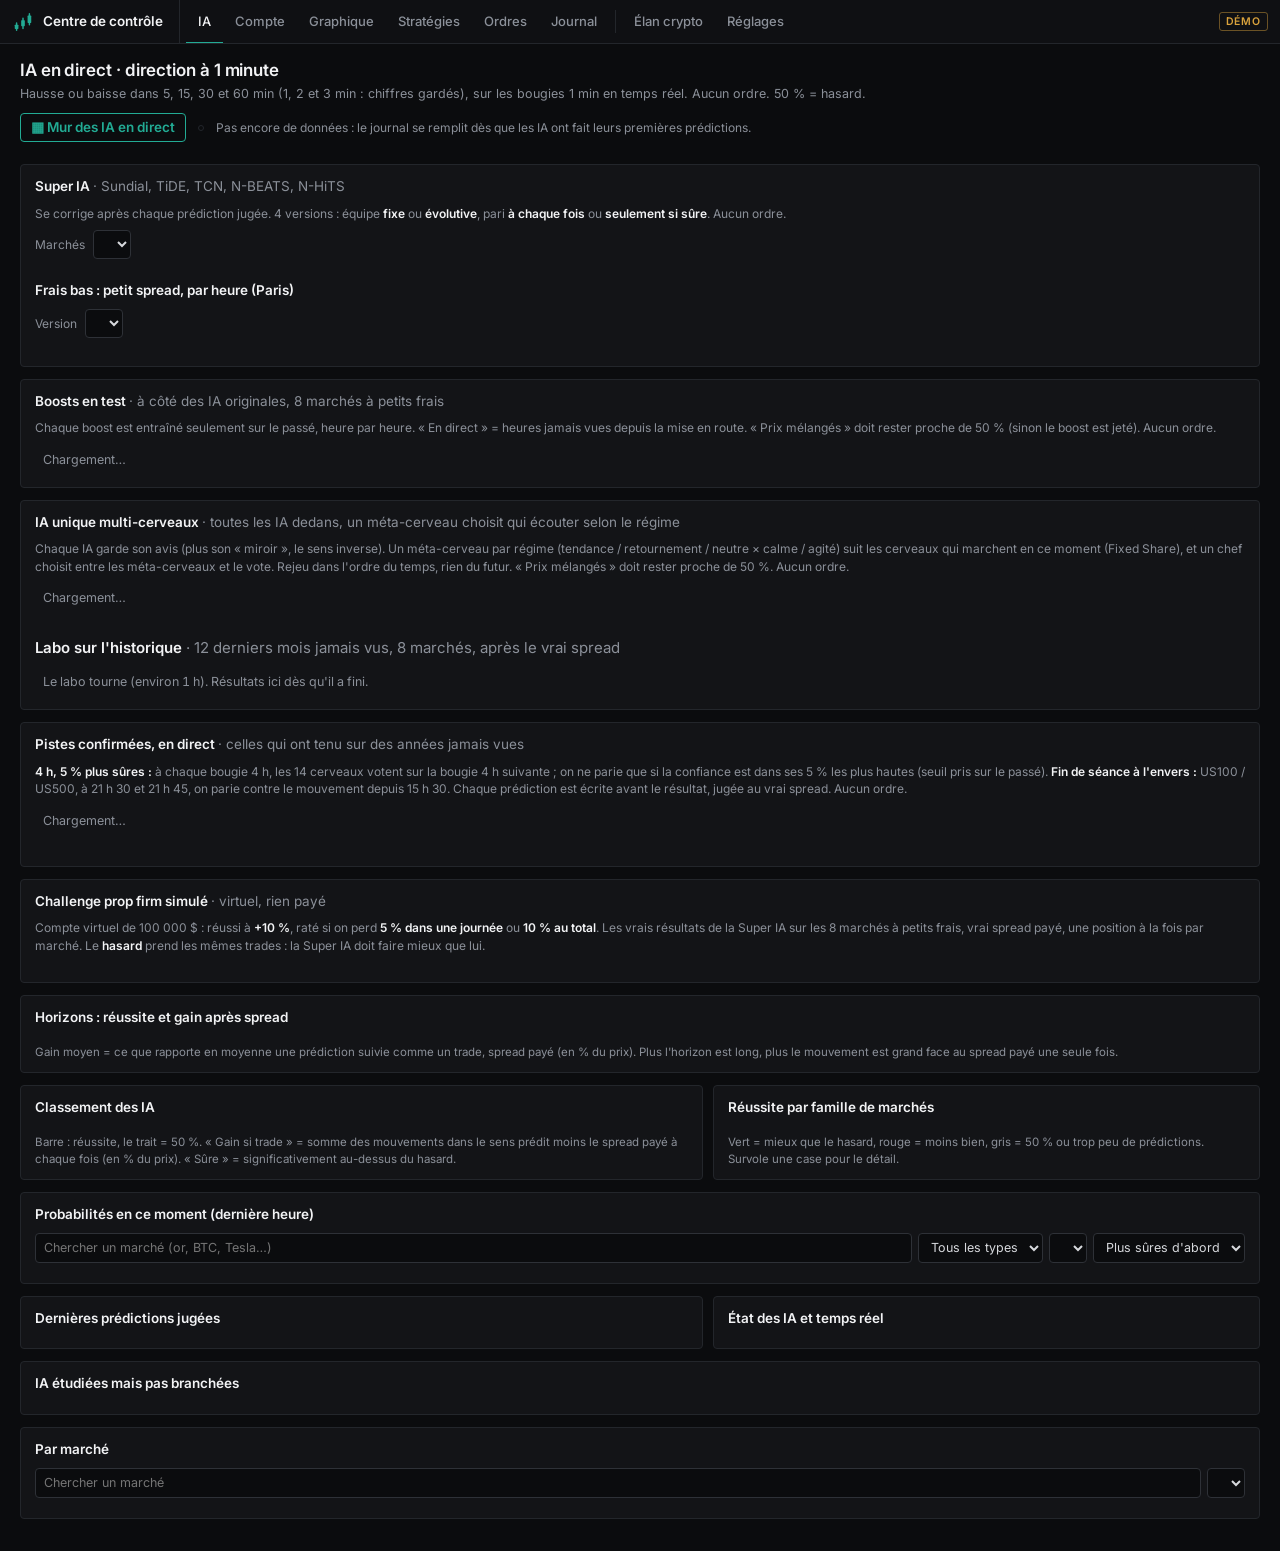
<file: index.html>
<!doctype html>
<html lang="fr">
<head>
<meta charset="utf-8">
<meta name="viewport" content="width=device-width, initial-scale=1">
<title>Centre de contrôle</title>
<meta http-equiv="refresh" content="0; url=docs/">
<script>location.replace("docs/" + location.hash);</script>
<style>body{margin:0;font:16px -apple-system,Segoe UI,Roboto,sans-serif;background:#0d141c;color:#e8edf3;display:grid;place-items:center;min-height:100vh}a{color:#5a9bff}</style>
</head>
<body><p>Ouverture de l'application… <a href="docs/">cliquer ici si rien ne se passe</a></p></body>
</html>
</file>
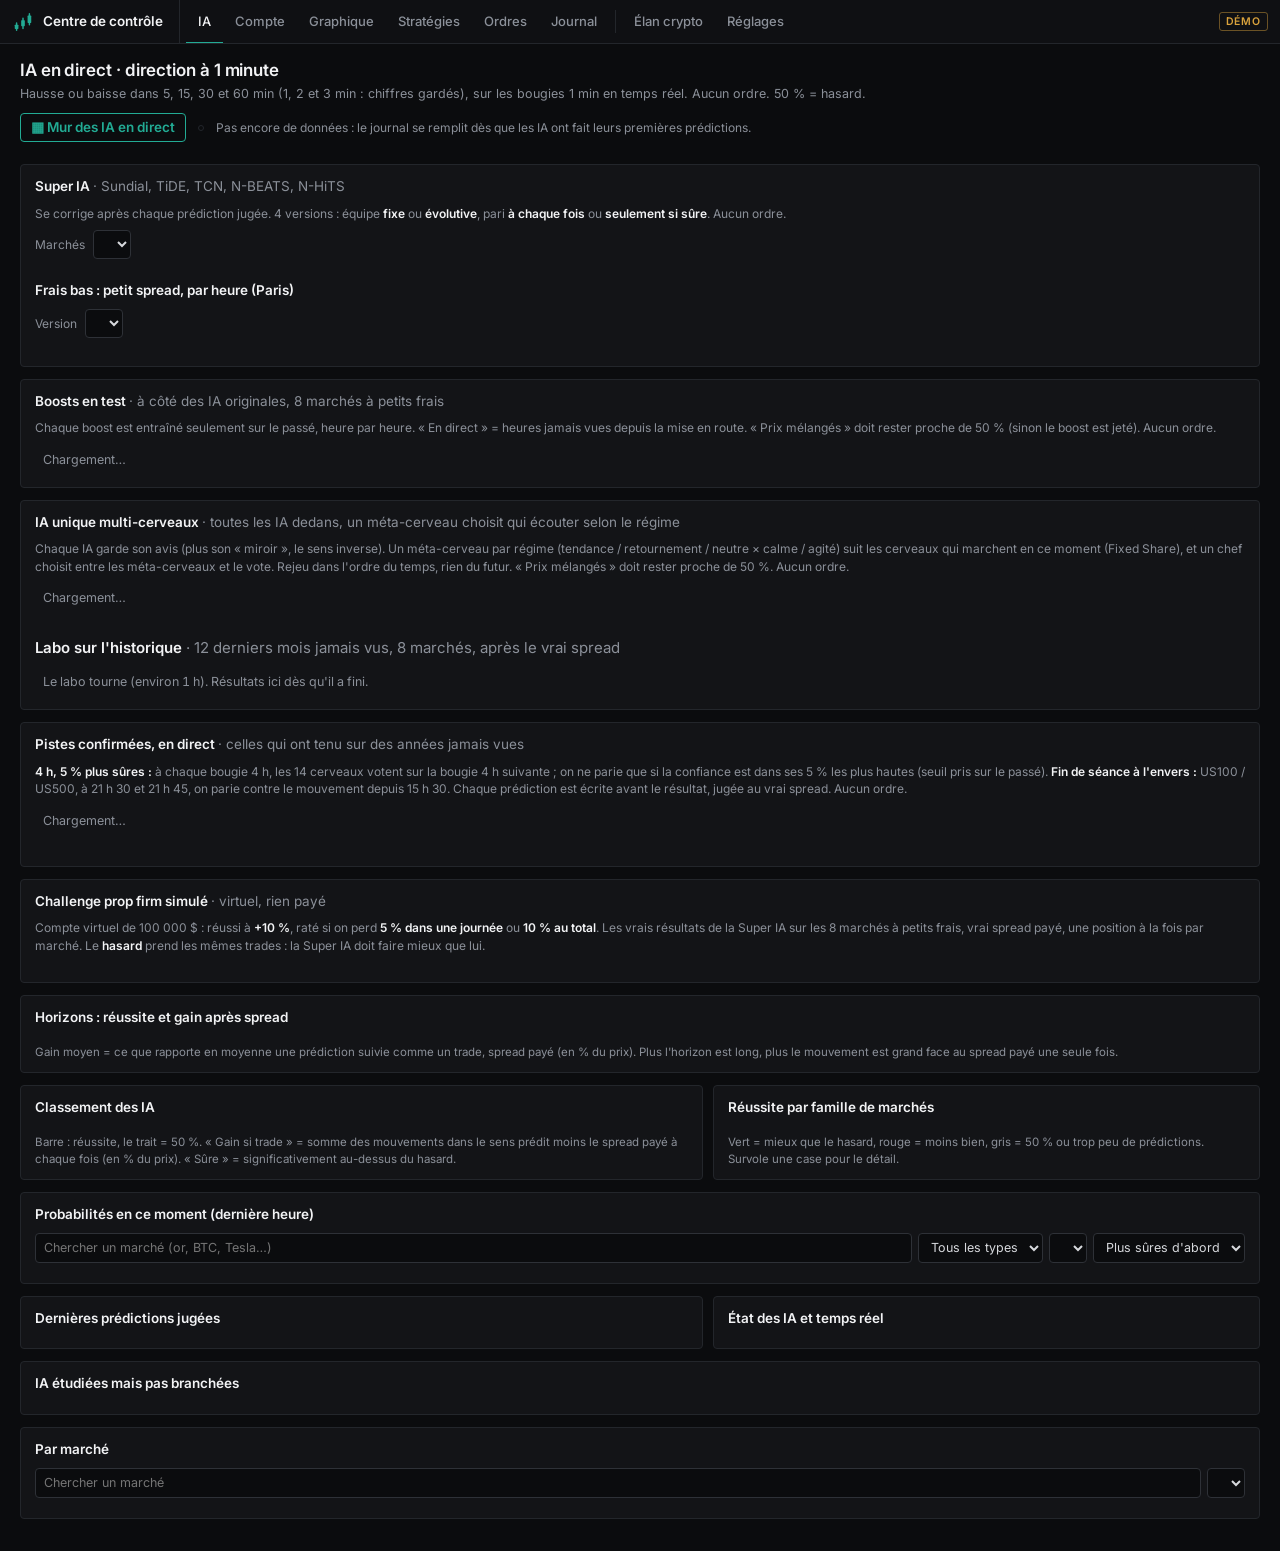
<file: docs/index.html>
<!doctype html>
<html lang="fr">
<head>
<meta charset="utf-8">
<meta name="viewport" content="width=device-width, initial-scale=1, viewport-fit=cover">
<meta name="theme-color" content="#0b0c0e">
<script>
// Ouverture de l'appli : le tableau de bord IA s'affiche en premier (le compte du bot reste dans le menu).
if (!location.hash || (location.hash === "#accueil" && !document.referrer.startsWith(location.origin))) location.replace("ia.html");
</script>
<meta name="apple-mobile-web-app-capable" content="yes">
<meta name="apple-mobile-web-app-status-bar-style" content="black-translucent">
<meta name="apple-mobile-web-app-title" content="Contrôle">
<title>Centre de contrôle</title>
<link rel="manifest" href="manifest.webmanifest">
<link rel="icon" href="icone-v3-192.png">
<link rel="apple-touch-icon" href="apple-touch-icon-v3.png">
<link rel="preconnect" href="https://fonts.googleapis.com">
<link rel="preconnect" href="https://fonts.gstatic.com" crossorigin>
<link href="https://fonts.googleapis.com/css2?family=Inter:wght@400;500;600&display=swap" rel="stylesheet">
<script src="lib/lightweight-charts.js"></script>
<link rel="stylesheet" href="theme.css">
<style>
  :root { --carte: var(--panneau); --carte2: var(--panneau2); --cyan: var(--accent); --grad: var(--vert); }
  .num { font-variant-numeric: tabular-nums; }
  code { background: var(--panneau2); padding: 1px 5px; border-radius: 3px; font-size: .9em; }

  /* ---------- Structure ---------- */
  .app { min-height: calc(100vh - var(--haut-entete)); }
  .sous-entete { display: flex; align-items: center; justify-content: space-between; gap: 8px 14px; flex-wrap: wrap;
                 padding: 10px 20px; border-bottom: 1px solid var(--bord); background: var(--fond); }
  .sous-entete h1 { margin: 0; font-size: 15px; font-weight: 600; color: var(--clair); }
  .pastilles { display: flex; gap: 6px; flex-wrap: wrap; align-items: center; }
  .pastille { display: inline-flex; align-items: center; gap: 7px; padding: 3px 9px; border-radius: 3px; font-size: 12px; font-weight: 500;
              background: var(--panneau); border: 1px solid var(--bord); color: var(--texte); white-space: nowrap; }
  button.pastille { cursor: pointer; font-family: inherit; }
  .pastille.pause { background: var(--rouge-fond); border-color: rgba(242,54,69,.4); color: var(--rouge); font-weight: 600; letter-spacing: .04em; }
  .pastille.pos { color: var(--vert); } .pastille.neg { color: var(--rouge); }
  .point { width: 7px; height: 7px; border-radius: 50%; background: var(--faible); flex: none; }
  .point.ok { background: var(--vert); } .point.ko { background: var(--rouge); }
  .point.live { background: var(--rouge); animation: clig 1.4s infinite; }
  @keyframes clig { 50% { opacity: .3; } }
  main { padding: 14px 20px 32px; max-width: 1440px; width: 100%; margin: 0 auto; }
  section.page { display: none; }
  section.page.active { display: block; }

  /* ---------- Panneaux ---------- */
  .carte { background: var(--panneau); border: 1px solid var(--bord); border-radius: var(--rayon); padding: 14px 16px; min-width: 0; }
  .pile { display: grid; gap: 10px; min-width: 0; }
  .g2 { display: grid; gap: 10px; grid-template-columns: minmax(0, 2fr) minmax(0, 1fr); align-items: start; }
  .g2e { display: grid; gap: 10px; grid-template-columns: minmax(0, 1fr) minmax(0, 1fr); }
  .kpis { display: grid; gap: 10px; grid-template-columns: repeat(auto-fit, minmax(170px, 1fr)); }
  .titre-carte { display: flex; align-items: center; justify-content: space-between; gap: 8px; flex-wrap: wrap; margin-bottom: 10px; }
  h2 { margin: 0; font-size: 13.5px; font-weight: 600; color: var(--clair); }
  h2 small { display: block; font-weight: 400; font-size: 12px; color: var(--doux); margin-top: 1px; }
  .lab { color: var(--doux); font-size: 11px; font-weight: 500; text-transform: uppercase; letter-spacing: .06em; }
  .gros { font-size: 20px; font-weight: 600; margin-top: 4px; color: var(--clair); }
  .sous { color: var(--doux); font-size: 12.5px; }
  .pos { color: var(--vert) !important; } .neg { color: var(--rouge) !important; }
  .chip { display: inline-flex; align-items: center; gap: 4px; padding: 1px 6px; border-radius: 3px; font-size: 12px; font-weight: 600; white-space: nowrap; }
  .chip.pos { background: var(--vert-fond); } .chip.neg { background: var(--rouge-fond); } .chip.neutre { background: var(--panneau2); color: var(--doux); }
  .vide { color: var(--doux); padding: 12px 0; text-align: center; font-size: 13px; }

  .hero .valeur { font-size: 30px; font-weight: 600; color: var(--clair); line-height: 1.15; margin: 6px 0; letter-spacing: -.01em; }
  .hero .ligne { display: flex; align-items: center; gap: 8px; flex-wrap: wrap; }
  .graph { height: 300px; margin-top: 10px; position: relative; }
  .graph.petit { height: 220px; }
  .graph.grand { height: 420px; }

  .segments { display: inline-flex; padding: 2px; background: var(--fond); border: 1px solid var(--bord); border-radius: var(--rayon); gap: 1px; flex-wrap: wrap; }
  .segments button { all: unset; cursor: pointer; padding: 3px 9px; border-radius: 3px; font-size: 12px; font-weight: 500; color: var(--doux); }
  .segments button:hover { color: var(--clair); }
  .segments button[aria-pressed="true"] { background: var(--panneau2); color: var(--clair); }
  .kpi { padding: 12px 14px; }
  .kpi .gros { font-size: 18px; }

  /* ---------- Boutons ---------- */
  .bouton { appearance: none; font: inherit; font-weight: 500; font-size: 13px; display: inline-flex; align-items: center; justify-content: center; gap: 6px;
            padding: 8px 12px; border-radius: var(--rayon); border: 1px solid var(--bord2); background: var(--panneau2); color: var(--clair); cursor: pointer; }
  .bouton:hover { background: var(--survol); }
  .bouton:disabled { opacity: .4; cursor: default; }
  .bouton.primaire { background: var(--vert); border-color: var(--vert); color: #fff; }
  .bouton.primaire:hover { background: #1e9a85; }
  .bouton.vert { background: var(--vert-fond); border-color: rgba(34,171,148,.45); color: var(--vert); }
  .bouton.rouge { background: transparent; border-color: rgba(242,54,69,.45); color: var(--rouge); }
  .actions { display: grid; gap: 8px; grid-template-columns: repeat(auto-fit, minmax(130px, 1fr)); }
  .etat-cmd { margin-top: 10px; font-size: 12.5px; color: var(--doux); }
  .etat-cmd:empty { display: none; }

  /* Interrupteur */
  .inter { position: relative; width: 36px; height: 20px; flex: none; }
  .inter input { opacity: 0; width: 0; height: 0; position: absolute; }
  .inter span { position: absolute; inset: 0; border-radius: 10px; background: var(--panneau2); border: 1px solid var(--bord2); cursor: pointer; transition: .15s; }
  .inter span::before { content: ""; position: absolute; width: 14px; height: 14px; left: 2px; top: 2px; border-radius: 50%; background: var(--doux); transition: .15s; }
  .inter input:checked + span { background: var(--vert); border-color: var(--vert); }
  .inter input:checked + span::before { transform: translateX(16px); background: #fff; }
  .inter input:disabled + span { opacity: .5; cursor: default; }

  /* ---------- Stratégies ---------- */
  .strats { display: grid; gap: 10px; grid-template-columns: repeat(auto-fit, minmax(420px, 1fr)); }
  .strat { position: relative; display: flex; flex-direction: column; gap: 12px; border-top: 2px solid var(--c, var(--accent)); }
  .strat-tete { display: flex; align-items: flex-start; justify-content: space-between; gap: 12px; }
  .strat-nom { font-size: 15px; font-weight: 600; color: var(--clair); display: flex; align-items: center; gap: 10px; }
  .strat-ico { display: none; }
  .strat .desc { color: var(--doux); font-size: 12.5px; margin: 0; }
  .tags { display: flex; flex-wrap: wrap; gap: 4px; }
  .tag { font-size: 11.5px; font-weight: 500; padding: 2px 7px; border-radius: 3px; background: var(--fond); color: var(--doux); border: 1px solid var(--bord); }
  .tag b { color: var(--texte); font-weight: 600; }
  .mini-stats { display: grid; grid-template-columns: repeat(4, 1fr); gap: 0; border: 1px solid var(--bord); border-radius: var(--rayon); }
  .mini-stats div { padding: 8px 10px; min-width: 0; border-left: 1px solid var(--bord); }
  .mini-stats div:first-child { border-left: 0; }
  .mini-stats b { display: block; font-size: 14px; font-weight: 600; color: var(--clair); }
  .mini-stats span { font-size: 10.5px; color: var(--doux); font-weight: 500; text-transform: uppercase; letter-spacing: .05em; }
  .etat-strat { display: flex; gap: 10px; align-items: center; background: var(--fond); border: 1px solid var(--bord); border-radius: var(--rayon); padding: 8px 10px; font-size: 12.5px; }
  .etat-strat b { color: var(--clair); font-weight: 600; }
  .etat-strat .fleche { font-size: 14px; font-weight: 600; }
  .sous-bots { display: grid; gap: 4px; max-height: 260px; overflow-y: auto; }
  .sous-bots.vide { color: var(--doux); font-size: 12.5px; padding: 10px; border: 1px dashed var(--bord); border-radius: var(--rayon); text-align: center; }
  .sb { display: grid; grid-template-columns: minmax(0, 1.3fr) 1fr minmax(0, 1.2fr); gap: 10px; align-items: center; background: var(--fond); border: 1px solid var(--bord); border-radius: var(--rayon); padding: 7px 10px; font-size: 12px; }
  .sb-nom { min-width: 0; } .sb-nom b { display: block; overflow: hidden; text-overflow: ellipsis; white-space: nowrap; color: var(--clair); font-weight: 600; } .sb-nom small { color: var(--doux); }
  .sb-note { position: relative; height: 4px; border-radius: 2px; background: var(--panneau2); }
  .sb-note::after { content: ""; position: absolute; left: 50%; top: -3px; bottom: -3px; width: 1px; background: var(--doux); }
  .sb-note.plage { background: linear-gradient(90deg, rgba(242,54,69,.4), var(--panneau2) 30% 70%, rgba(34,171,148,.4)); }
  .capital-virtuel { display: flex; justify-content: space-between; align-items: center; gap: 10px; flex-wrap: wrap; border: 1px solid var(--bord2); border-radius: var(--rayon); padding: 8px 10px; }
  .capital-virtuel .num { font-size: 16px; display: flex; gap: 8px; align-items: center; }
  .sb-note.plage::after { display: none; }
  .sb-note i { position: absolute; top: -2px; bottom: -2px; border-radius: 1px; }
  .sb-act { color: var(--doux); text-align: right; display: -webkit-box; -webkit-line-clamp: 2; -webkit-box-orient: vertical; overflow: hidden; }
  .actu { display: flex; gap: 12px; padding: 7px 0; border-top: 1px solid var(--bord); font-size: 12.5px; }
  .actu-date { color: var(--accent); font-weight: 500; min-width: 150px; text-transform: capitalize; }
  .garde { margin-top: 10px; font-size: 12.5px; color: var(--doux); border-left: 2px solid var(--bord2); padding: 4px 10px; }
  .garde b { color: var(--clair); font-weight: 600; }
  .garde.alerte { color: #f6c4c8; border-left-color: var(--rouge); background: var(--rouge-fond); }
  .spark { height: 48px; display: block; width: 100%; }

  /* ---------- Listes ---------- */
  .ordre { display: grid; grid-template-columns: auto minmax(0, 1fr) auto; gap: 1px 12px; align-items: center; padding: 10px 2px; border-bottom: 1px solid var(--bord); }
  .ordre:last-child { border-bottom: 0; }
  .ordre .ico { width: 30px; height: 30px; border-radius: 3px; display: grid; place-items: center; font-weight: 600; font-size: 14px; grid-row: span 2; }
  .ico.achat { background: var(--vert-fond); color: var(--vert); } .ico.vente { background: var(--rouge-fond); color: var(--rouge); }
  .ordre .t { font-weight: 600; color: var(--clair); display: flex; gap: 6px; align-items: center; flex-wrap: wrap; }
  .ordre .r { text-align: right; font-weight: 600; font-size: 14px; }
  .ordre .d { color: var(--doux); font-size: 12px; }
  .ordre .dr { text-align: right; color: var(--doux); font-size: 11.5px; white-space: nowrap; }
  .badge { font-size: 10.5px; font-weight: 500; padding: 1px 6px; border-radius: 3px; letter-spacing: .02em; background: var(--panneau2); color: var(--doux); }
  .b-ouvert { background: rgba(91,141,239,.14); color: var(--bleu); } .b-ferme { background: var(--panneau2); color: var(--doux); }
  .b-rapide { background: rgba(145,121,214,.15); color: var(--violet); } .b-cassure_4h { background: rgba(217,162,60,.14); color: var(--orange); }
  .b-tendance_4h { background: var(--vert-fond); color: var(--vert); }

  .journal { list-style: none; margin: 0; padding: 0; }
  .journal li { position: relative; padding: 7px 0 7px 16px; border-bottom: 1px solid var(--bord); font-size: 13px; }
  .journal li:last-child { border-bottom: 0; }
  .journal li i { position: absolute; left: 0; top: 13px; width: 6px; height: 6px; border-radius: 50%; background: var(--faible); }
  .journal .j-ordre i { background: var(--bleu); } .journal .j-fermeture i { background: var(--orange); } .journal .j-erreur i { background: var(--rouge); }
  .journal .j-commande i { background: var(--violet); } .journal .j-stop i { background: var(--doux); }
  .journal .j-amelioration i { background: var(--vert); }
  .amelio { display: grid; gap: 0; margin: 0; padding: 0; list-style: none; font-size: 13px; }
  .amelio li { padding: 8px 0; border-bottom: 1px solid var(--bord); }
  .amelio time, .journal time { display: block; font-size: 11.5px; color: var(--doux); }

  dl.reglages { display: grid; grid-template-columns: minmax(140px, 220px) 1fr; gap: 0; margin: 0; font-size: 13px; }
  dl.reglages dt, dl.reglages dd { padding: 7px 0; border-bottom: 1px solid var(--bord); }
  dl.reglages dt { color: var(--doux); } dl.reglages dd { margin: 0; font-weight: 500; }
  input.champ { width: 100%; font: inherit; padding: 9px 11px; border-radius: var(--rayon); border: 1px solid var(--bord2); background: var(--fond); color: var(--texte); }
  input.champ:focus { outline: none; border-color: var(--accent); }
  ol.etapes { padding-left: 20px; margin: 10px 0; } ol.etapes li { margin-bottom: 6px; }
  details summary { cursor: pointer; font-weight: 500; color: var(--accent); }
  #tv { height: 520px; border-radius: var(--rayon); overflow: hidden; }
  .donut { display: flex; align-items: center; gap: 18px; flex-wrap: wrap; }
  .legende { display: flex; flex-wrap: wrap; gap: 6px 14px; font-size: 12px; color: var(--doux); margin-top: 10px; }
  .legende i { display: inline-block; width: 10px; height: 2px; margin-right: 6px; vertical-align: 3px; }
  .flash-h { animation: fh .9s; } .flash-b { animation: fb .9s; }
  @keyframes fh { from { color: var(--vert); } } @keyframes fb { from { color: var(--rouge); } }
  .plus-liens { display: grid; gap: 0; background: var(--panneau); border: 1px solid var(--bord); border-radius: var(--rayon); }
  .plus-liens a { display: flex; align-items: center; justify-content: space-between; padding: 14px 16px; color: var(--clair); font-weight: 500; border-bottom: 1px solid var(--bord); text-decoration: none; }
  .plus-liens a:last-child { border-bottom: 0; }
  .plus-liens a::after { content: "›"; color: var(--faible); font-size: 18px; line-height: 1; }
  .graph-vide { position: absolute; inset: 0; display: grid; place-items: center; color: var(--doux); font-size: 13px; text-align: center; padding: 20px; }
  footer { color: var(--faible); font-size: 11.5px; text-align: center; padding: 20px 0 0; }

  /* ---------- Graphique en direct ---------- */
  .gr-choix { display: flex; gap: 0; flex-wrap: wrap; border: 1px solid var(--bord); border-radius: var(--rayon); width: fit-content; max-width: 100%; }
  .gr-choix button { all: unset; cursor: pointer; padding: 5px 11px; font-size: 12px; font-weight: 500; color: var(--doux); border-left: 1px solid var(--bord); }
  .gr-choix button:first-child { border-left: 0; }
  .gr-choix button:hover { color: var(--clair); }
  .gr-choix button[aria-pressed="true"] { color: var(--clair); background: var(--panneau2); box-shadow: inset 0 -2px 0 var(--accent); }
  .graph.direct { height: 520px; }
  .conds { list-style: none; margin: 0; padding: 0; display: grid; gap: 0; }
  .conds li { display: flex; gap: 10px; align-items: flex-start; font-size: 12.5px; padding: 6px 2px; border-bottom: 1px solid var(--bord); }
  .conds li:last-child { border-bottom: 0; }
  .conds li b { flex: none; width: 16px; text-align: center; }
  .conds li.ok b { color: var(--vert); } .conds li.ko b { color: var(--rouge); } .conds li.nsp b { color: var(--doux); }
  .niv { display: grid; grid-template-columns: repeat(auto-fit, minmax(120px, 1fr)); gap: 0; margin-top: 8px; border: 1px solid var(--bord); border-radius: var(--rayon); }
  .niv div { padding: 7px 10px; border-left: 1px solid var(--bord); }
  .niv div:first-child { border-left: 0; }
  .niv span { display: block; font-size: 10.5px; color: var(--doux); font-weight: 500; text-transform: uppercase; letter-spacing: .05em; }
  .niv b { font-size: 14px; font-weight: 600; color: var(--clair); }
  .trade-gr { border-top: 1px solid var(--bord); padding: 8px 0; }
  .trade-gr summary { color: var(--texte); display: flex; gap: 10px; align-items: center; flex-wrap: wrap; list-style: none; }
  .trade-gr summary::-webkit-details-marker { display: none; }
  .trade-gr .conds { margin-top: 6px; }
  .note-cap { font-size: 12.5px; color: var(--doux); border-left: 2px solid var(--bord2); padding: 4px 12px; }
  .note-cap b { color: var(--clair); font-weight: 600; }

  /* ---------- Tablette / téléphone ---------- */
  @media (max-width: 1000px) {
    .g2, .g2e { grid-template-columns: minmax(0, 1fr); }
    .strats { grid-template-columns: minmax(0, 1fr); }
  }
  @media (max-width: 760px) {
    .sous-entete { padding: 9px 14px; }
    main { padding: 10px 10px 20px; }
    .carte { padding: 12px; }
    .graph.direct { height: 420px; }
    .gr-choix { flex-wrap: nowrap; overflow-x: auto; scrollbar-width: none; }
    .gr-choix button { flex: none; }
    .hero .valeur { font-size: 26px; }
    .graph { height: 230px; } .graph.grand { height: 330px; }
    #tv { height: 430px; }
    .kpis { grid-template-columns: 1fr 1fr; gap: 8px; }
    .kpi { padding: 10px 12px; } .kpi .gros { font-size: 16px; }
    .mini-stats { grid-template-columns: 1fr 1fr; }
    .mini-stats div:nth-child(3) { border-left: 0; } .mini-stats div:nth-child(n+3) { border-top: 1px solid var(--bord); }
    dl.reglages { grid-template-columns: 1fr; } dl.reglages dt { border-bottom: 0; padding-bottom: 0; }
  }
</style>
</head>
<body>
<script src="nav.js"></script>
<div class="app">
    <div class="sous-entete">
      <h1 id="titre-page">Compte</h1>
      <div class="pastilles">
        <button class="pastille" id="installer" hidden>Installer</button>
        <span class="pastille pause" id="badge-pause" hidden>EN PAUSE</span>
        <span class="pastille"><span id="point" class="point"></span><span id="statut">Chargement…</span></span>
      </div>
    </div>

    <main>
      <!-- ============ ACCUEIL ============ -->
      <section class="page" id="p-accueil">
        <div class="pile">
          <div class="g2">
            <div class="carte hero">
              <div class="titre-carte">
                <div class="lab">Valeur du portefeuille démo</div>
                <div class="segments" id="periode"></div>
              </div>
              <div class="valeur num" id="valeur">—</div>
              <div class="ligne" id="valeur-sous"></div>
              <div class="graph" id="g-valeur"></div>
            </div>
            <div class="pile">
              <div class="carte">
                <div class="titre-carte"><h2>Commande rapide<small>Pour tout le bot</small></h2></div>
                <div class="actions">
                  <button class="bouton" data-cmd="analyser">Analyser</button>
                  <button class="bouton" data-cmd="pause">Pause</button>
                  <button class="bouton vert" data-cmd="reprendre">Reprendre</button>
                </div>
                <div class="etat-cmd" data-etat=""></div>
              </div>
              <div class="carte">
                <div class="titre-carte"><h2>Stratégies<small>Ce que fait chacune en ce moment</small></h2><a href="#strategies">Gérer</a></div>
                <div id="resume-strats" class="pile" style="gap:10px;min-width:0"></div>
              </div>
            </div>
          </div>
          <div class="kpis" id="gains"></div>
          <div class="carte">
            <div class="titre-carte"><h2>Positions ouvertes<small>Le gain est mis à jour à chaque tour du bot (toutes les 5 minutes)</small></h2></div>
            <div id="positions"></div>
          </div>
        </div>
      </section>

      <!-- ============ STRATÉGIES ============ -->
      <section class="page" id="p-strategies">
        <div class="pile">
          <div class="carte">
            <div class="titre-carte">
              <h2>Pilotage global<small>La pause arrête toutes les stratégies d'un coup. Les stops de sécurité restent en place.</small></h2>
              <div class="actions" style="min-width:min(100%,460px)">
                <button class="bouton" data-cmd="analyser">Analyser tout</button>
                <button class="bouton" data-cmd="pause">Tout mettre en pause</button>
                <button class="bouton vert" data-cmd="reprendre">Tout reprendre</button>
              </div>
            </div>
            <div id="garde"></div>
            <div class="etat-cmd" data-etat=""></div>
          </div>
          <div class="strats" id="strats"></div>
          <div class="carte">
            <div class="titre-carte"><h2>Auto-amélioration<small>Chaque dimanche soir, le bot teste de petites variantes de ses réglages et ne garde que celles qui font mieux</small></h2></div>
            <div id="amelio"></div>
          </div>
          <div class="carte">
            <div class="titre-carte"><h2>Comparaison des stratégies<small>Gain réalisé cumulé de chaque stratégie, ordre après ordre</small></h2></div>
            <div class="graph" id="g-compare"></div>
            <div class="legende" id="leg-compare"></div>
          </div>
        </div>
      </section>

      <!-- ============ GRAPHIQUE EN DIRECT ============ -->
      <section class="page" id="p-graphique">
        <div class="pile">
          <div class="carte">
            <div class="titre-carte">
              <h2>Ce que le bot regarde<small id="gr-sous">Bougies, indicateurs de la stratégie, signaux, entrée, stop et TP réels</small></h2>
            </div>
            <div class="gr-choix" id="gr-choix"></div>
            <div class="graph direct" id="g-direct"></div>
            <div class="legende" id="gr-legende"></div>
          </div>
          <div class="g2e">
            <div class="carte">
              <div class="titre-carte"><h2>Conditions en ce moment<small id="gr-cond-sous">Sur la dernière bougie terminée</small></h2></div>
              <div id="gr-action"></div>
              <ul class="conds" id="gr-conds"></ul>
            </div>
            <div class="carte">
              <div class="titre-carte"><h2>Position sur ce graphique<small>Niveaux réels chez Capital.com</small></h2></div>
              <div id="gr-positions"></div>
            </div>
          </div>
          <div class="carte">
            <div class="titre-carte"><h2>Trades ici<small>Touche un trade pour voir les conditions remplies au moment de l'entrée</small></h2></div>
            <div id="gr-trades"></div>
          </div>
          <div class="note-cap"><b>Et sur le graphique de Capital.com ?</b> Le stop (garanti) et le TP de chaque position sont de vrais ordres
            chez Capital.com : tu les vois sur leur graphique (lignes de la position), et le bot y déplace le stop quand il suit le gain.
            Par contre, Capital.com ne permet pas à un bot de dessiner sur son graphique : les indicateurs, les flèches de signaux et les
            conditions ne sont visibles qu'ici.</div>
        </div>
      </section>

      <!-- ============ ORDRES ============ -->
      <section class="page" id="p-ordres">
        <div class="pile">
          <div class="kpis" id="resume-ordres"></div>
          <div class="carte">
            <div class="titre-carte">
              <h2>Historique des ordres<small>Chaque position ouverte par le bot</small></h2>
              <div class="pastilles"><div class="segments" id="filtre-strat"></div><div class="segments" id="filtre-ordres"></div></div>
            </div>
            <div id="ordres"></div>
          </div>
        </div>
      </section>

      <!-- ============ JOURNAL ============ -->
      <section class="page" id="p-journal">
        <div class="carte">
          <div class="titre-carte"><h2>Journal du bot<small>Chaque décision, de la plus récente à la plus ancienne</small></h2>
            <div class="pastilles"><div class="segments" id="filtre-journal-strat"></div><div class="segments" id="filtre-journal"></div></div></div>
          <ul class="journal" id="journal"></ul>
        </div>
      </section>

      <!-- ============ RÉGLAGES ============ -->
      <section class="page" id="p-reglages">
        <div class="pile">
          <div class="carte">
            <div class="titre-carte"><h2>Clé pour commander le bot depuis cet appareil</h2></div>
            <p id="cle-etat" class="sous"></p>
            <input class="champ" id="cle" type="password" autocomplete="off" placeholder="Colle ici ta clé GitHub (github_pat_…)">
            <div style="display:flex;gap:8px;margin-top:10px;flex-wrap:wrap">
              <button class="bouton primaire" id="cle-ok">Enregistrer et tester</button>
              <button class="bouton" id="cle-suppr">Effacer la clé de cet appareil</button>
            </div>
            <details style="margin-top:14px"><summary>Comment créer cette clé (une seule fois, 2 minutes)</summary>
              <ol class="etapes">
                <li>Ouvre <a href="https://github.com/settings/personal-access-tokens/new" target="_blank" rel="noopener">github.com → Fine-grained token</a>.</li>
                <li><b>Token name</b> : <code>appli-bot</code> · <b>Expiration</b> : 1 an.</li>
                <li><b>Repository access</b> : <i>Only select repositories</i> → <code>bot-trading-demo</code>.</li>
                <li><b>Permissions → Repository</b> : <i>Actions</i> = <b>Read and write</b>, <i>Contents</i> = <b>Read-only</b>.</li>
                <li><b>Generate token</b>, copie-le et colle-le ci-dessus. Même clé sur ton téléphone et ta tablette.</li>
              </ol>
              <p class="sous">La clé reste uniquement sur tes appareils. Elle permet seulement de lancer le bot et de lire ses résultats. Ne l'envoie à personne.</p>
            </details>
          </div>
          <div class="carte"><div class="titre-carte"><h2>Installer l'application</h2></div><div id="aide-install"></div></div>
          <div class="carte"><div class="titre-carte"><h2>Réglages du bot</h2></div><dl class="reglages" id="reglages"></dl></div>
        </div>
      </section>

      <!-- ============ PLUS (téléphone) ============ -->
      <section class="page" id="p-plus"><div class="plus-liens" id="plus-liens"></div></section>

      <footer id="pied"></footer>
    </main>
</div>

<script>
"use strict";
// =====================================================================
// Outils
// =====================================================================
const $ = id => document.getElementById(id);
const fmt = (n, d = 2) => n == null || isNaN(n) ? "—" : Number(n).toLocaleString("fr-FR", { minimumFractionDigits: d, maximumFractionDigits: d });
const fmtS = (n, d = 2) => n == null || isNaN(n) ? "—" : (n > 0 ? "+" : "") + fmt(n, d);
const signe = n => n > 0 ? "pos" : n < 0 ? "neg" : "";
const iso = s => s ? new Date(/Z$|[+-]\d\d:\d\d$/.test(s) ? s : s + "Z") : null;
const quand = s => s ? iso(s).toLocaleString("fr-FR", { dateStyle: "short", timeStyle: "short" }) : "—";
const esc = s => String(s ?? "").replace(/[&<>"']/g, c => ({ "&": "&amp;", "<": "&lt;", ">": "&gt;", '"': "&quot;", "'": "&#39;" }[c]));
const JOUR = 864e5;
const TZ = -new Date().getTimezoneOffset() * 60;  // les graphiques affichent l'heure locale
const tLoc = d => Math.floor(d.getTime() / 1000) + TZ;
const memo = { get(k, d) { try { return localStorage.getItem(k) ?? d; } catch { return d; } }, set(k, v) { try { localStorage.setItem(k, v); } catch {} } };
const somme = a => a.reduce((x, y) => x + y, 0);
function depuis(s) {
  const min = Math.round((Date.now() - iso(s)) / 60000);
  if (min < 1) return "à l'instant";
  if (min < 60) return `il y a ${min} min`;
  const h = Math.floor(min / 60);
  return h < 48 ? `il y a ${h} h ${min % 60}` : `il y a ${Math.floor(h / 24)} j`;
}
function duree(ms) {
  const min = Math.round(ms / 60000);
  if (min < 60) return `${min} min`;
  const h = Math.floor(min / 60);
  return h < 48 ? `${h} h ${min % 60} min` : `${Math.floor(h / 24)} j ${h % 24} h`;
}
const COUL = { vert: "#22ab94", rouge: "#f23645", bleu: "#5b8def", violet: "#9179d6", cyan: "#4fb8c9", orange: "#d9a23c", texte: "#d7d9dd", doux: "#8b9099", grille: "rgba(255,255,255,.04)" };

// =====================================================================
// Navigation
// =====================================================================
const IC = {
  accueil: '<path d="M3 11l9-7 9 7v9a1 1 0 0 1-1 1h-5v-6h-6v6H4a1 1 0 0 1-1-1z"/>',
  graphique: '<path d="M7 4v16M17 4v16"/><rect x="4.5" y="8" width="5" height="7" rx="1"/><rect x="14.5" y="6" width="5" height="9" rx="1"/>',
  strategies: '<path d="M12 2l3 6 6 1-4.5 4.4 1 6.6L12 17l-5.5 3 1-6.6L3 9l6-1z"/>',
  ordres: '<path d="M8 6h13M8 12h13M8 18h13M3.5 6h.01M3.5 12h.01M3.5 18h.01"/>',
  journal: '<path d="M6 3h11a2 2 0 0 1 2 2v16l-4-2-4 2-4-2-3 2V5a2 2 0 0 1 2-2zM9 8h6M9 12h6"/>',
  reglages: '<circle cx="12" cy="12" r="3"/><path d="M12 1v3M12 20v3M4.2 4.2l2.1 2.1M17.7 17.7l2.1 2.1M1 12h3M20 12h3M4.2 19.8l2.1-2.1M17.7 6.3l2.1-2.1"/>',
  plus: '<circle cx="5" cy="12" r="1.5"/><circle cx="12" cy="12" r="1.5"/><circle cx="19" cy="12" r="1.5"/>',
};
const svg = id => `<svg viewBox="0 0 24 24" fill="none" stroke="currentColor" stroke-width="2" stroke-linecap="round" stroke-linejoin="round">${IC[id]}</svg>`;
const PAGES = { accueil: "Compte", graphique: "Graphique en direct", strategies: "Stratégies", ordres: "Ordres", journal: "Journal", reglages: "Réglages", plus: "Plus" };
$("plus-liens").innerHTML = [["index.html#strategies", "Stratégies"], ["index.html#journal", "Journal"], ["elan.html", "Élan crypto"], ["index.html#reglages", "Réglages"]]
  .map(([h, n]) => `<a href="${h}">${n}</a>`).join("");
let pageActive = "accueil";
function ouvrir(id) {
  if (!PAGES[id]) id = "accueil";
  pageActive = id;
  if (window.navActif) navActif(id);
  document.querySelectorAll("section.page").forEach(s => s.classList.toggle("active", s.id === "p-" + id));
  $("titre-page").textContent = PAGES[id];
  if (location.hash !== "#" + id) history.replaceState(null, "", "#" + id);
  window.scrollTo(0, 0);
  if (D) requestAnimationFrame(dessinerGraphiques);
}
document.addEventListener("click", e => { const b = e.target.closest("[data-p]"); if (b) ouvrir(b.dataset.p); });
window.addEventListener("hashchange", () => ouvrir(location.hash.slice(1)));

function segments(id, options, actuel, surChoix) {
  const el = $(id);
  el.innerHTML = options.map(([v, n]) => `<button data-v="${v}" aria-pressed="${v === actuel}">${n}</button>`).join("");
  el.onclick = e => { const b = e.target.closest("button"); if (b) surChoix(b.dataset.v); };
}

// =====================================================================
// Graphiques (TradingView Lightweight Charts, inclus dans l'appli)
// =====================================================================
const GRAPHS = {};
function graphique(id, options = {}) {
  const el = $(id);
  if (GRAPHS[id]) { GRAPHS[id].remove(); delete GRAPHS[id]; }
  el.innerHTML = "";
  if (!window.LightweightCharts) { el.innerHTML = '<div class="graph-vide">Graphique indisponible.</div>'; return null; }
  const c = LightweightCharts.createChart(el, {
    autoSize: true,
    layout: { background: { type: "solid", color: "transparent" }, textColor: COUL.doux, fontFamily: "Inter, sans-serif", fontSize: 11 },
    grid: { vertLines: { color: COUL.grille }, horzLines: { color: COUL.grille } },
    rightPriceScale: { borderVisible: false, scaleMargins: { top: .12, bottom: .08 } },
    timeScale: { borderVisible: false, timeVisible: true, secondsVisible: false, fixLeftEdge: true, fixRightEdge: true },
    crosshair: { mode: 1, vertLine: { color: "rgba(255,255,255,.2)", labelBackgroundColor: "#2e3137" }, horzLine: { color: "rgba(255,255,255,.2)", labelBackgroundColor: "#2e3137" } },
    localization: { locale: "fr-FR", priceFormatter: p => fmt(p, Math.abs(p) >= 1000 ? 0 : 2),
      timeFormatter: t => new Date(t * 1000).toLocaleString("fr-FR", { timeZone: "UTC", day: "2-digit", month: "short", hour: "2-digit", minute: "2-digit" }) },
    handleScroll: { vertTouchDrag: false }, ...options,
  });
  GRAPHS[id] = c;
  return c;
}
function graphVide(id, texte) { if (GRAPHS[id]) { GRAPHS[id].remove(); delete GRAPHS[id]; } $(id).innerHTML = `<div class="graph-vide">${texte}</div>`; }
function serieUnique(points) {  // temps croissants et uniques, sans valeurs vides
  const m = new Map();
  for (const p of points) if (p.value != null && !isNaN(p.value) && !isNaN(p.time)) m.set(p.time, p.value);
  return [...m.entries()].sort((a, b) => a[0] - b[0]).map(([time, value]) => ({ time, value }));
}
function sparkline(valeurs, couleur) {
  if (valeurs.length < 2) return `<div class="spark" style="display:grid;place-items:center;color:var(--faible);font-size:12px;border:1px dashed var(--bord);border-radius:12px">La courbe apparaîtra après 2 ordres fermés</div>`;
  const L = 300, H = 54, min = Math.min(0, ...valeurs), max = Math.max(0, ...valeurs), e = max - min || 1;
  const x = i => i / (valeurs.length - 1) * L, y = v => H - 4 - (v - min) / e * (H - 8);
  const d = valeurs.map((v, i) => (i ? "L" : "M") + x(i).toFixed(1) + "," + y(v).toFixed(1)).join("");
  const id = "sp" + Math.random().toString(36).slice(2, 7);
  return `<svg class="spark" viewBox="0 0 ${L} ${H}" preserveAspectRatio="none"><defs><linearGradient id="${id}" x1="0" x2="0" y1="0" y2="1">
    <stop offset="0" stop-color="${couleur}" stop-opacity=".35"/><stop offset="1" stop-color="${couleur}" stop-opacity="0"/></linearGradient></defs>
    <line x1="0" x2="${L}" y1="${y(0)}" y2="${y(0)}" stroke="rgba(255,255,255,.14)" stroke-dasharray="3 4" vector-effect="non-scaling-stroke"/>
    <path d="${d}L${L},${H}L0,${H}Z" fill="url(#${id})"/><path d="${d}" fill="none" stroke="${couleur}" stroke-width="2" vector-effect="non-scaling-stroke"/></svg>`;
}

// =====================================================================
// Données
// =====================================================================
let D = null;
let periode = memo.get("periode", "30");
let filtreOrdres = memo.get("filtreOrdres", "tous");
let filtreStrat = memo.get("filtreStrat", "toutes");
let filtreJournal = memo.get("filtreJournal", "tout");
let filtreJStrat = memo.get("filtreJStrat", "toutes");
const UNITES = { MINUTE: ["1 min", "1"], MINUTE_5: ["5 min", "5"], MINUTE_15: ["15 min", "15"], MINUTE_30: ["30 min", "30"], HOUR: ["1 h", "60"], HOUR_4: ["4 h", "240"], DAY: ["1 jour", "D"] };
const emas = r => r?.ema || (r?.unite === "HOUR_4" ? [20, 200] : [9, 21]);

// Les stratégies : celles décrites par le bot (donnees.strategies), sinon déduites des réglages.
const STRAT_INFO = {
  tendance_4h: { ico: "", couleur: COUL.cyan, titre: "Tendance 4 h (Bitcoin, retirée le 26/11)",
    desc: "Suit les grandes tendances du Bitcoin sur des bougies de 4 heures. Peu de trades, chacun visé pour durer, avec un stop garanti et un stop suiveur." },
  rapide: { ico: "", couleur: COUL.violet, titre: "Rapide 5 min (or)",
    desc: "Trade souvent sur l'or avec des bougies de 5 minutes, seulement dans le sens des tendances 1 h et 4 h." },
  cassure_4h: { ico: "", couleur: COUL.orange, titre: "Cassure 4 h (or, argent)",
    desc: "Surveille l'or et l'argent sur des bougies de 4 h : elle entre quand le prix casse son plus haut ou son plus bas des 20 dernières bougies, dans le sens de la tendance." },
};
const nomStrat = id => (STRAT_INFO[id] || {}).titre || id;
function stratDe(o) { return o.strategie || (/^\[Rapide\]/.test(o.motif_sortie || "") ? "rapide" : "tendance_4h"); }
function stratJournal(l) { return l.strategie || (/^\[Rapide\]/.test(l.texte || "") ? "rapide" : null); }
function strategies(d) {
  const src = d.strategies || {};
  const ids = Object.keys(src).length ? Object.keys(src) : ["tendance_4h", ...(d.reglages?.strategie_rapide || d.rapide ? ["rapide"] : [])];
  const an = Object.values(d.analyses || {})[0] || {};
  return ids.map(id => {
    const s = src[id] || {};
    const info = STRAT_INFO[id] || { ico: "", couleur: COUL.bleu, titre: s.nom || id, desc: "" };
    const derive = id === "tendance_4h"
      ? { nom: d.reglages?.strategie, active: true, unite: d.reglages?.unite, risque_pct: d.reglages?.risque_pct, tendance: an.tendance, action: an.action }
      : id === "rapide" ? { nom: d.rapide?.nom || d.reglages?.strategie_rapide, active: !!d.reglages?.strategie_rapide, unite: "MINUTE_5", risque_pct: 0.1, tendance: d.rapide?.tendance, action: d.rapide?.action } : {};
    const f = { ...derive, ...s };
    const ordres = (d.ordres || []).filter(o => stratDe(o) === id);
    const fermes = ordres.filter(o => o.statut === "ferme" && o.resultat != null).sort((a, b) => iso(a.ferme_le) - iso(b.ferme_le));
    let cumul = 0; const courbe = fermes.map(o => (cumul += o.resultat));
    return { id, ico: info.ico, couleur: info.couleur, titre: info.titre, desc: s.description || info.desc, ...f, ordres, fermes, courbe,
      ouverts: ordres.filter(o => o.statut === "ouvert"), gain: somme(fermes.map(o => o.resultat)),
      reussite: fermes.length ? fermes.filter(o => o.resultat > 0).length / fermes.length * 100 : NaN };
  });
}
function serieValeur(d) {
  const pts = [];
  for (const [jour, v] of Object.entries(d.historique_jour || {})) pts.push({ t: iso(jour + "T23:59:59"), v });
  for (const h of d.historique || []) pts.push({ t: iso(h.date), v: h.valeur });
  return pts.filter(p => p.t <= new Date(Date.now() + 6e4)).sort((a, b) => a.t - b.t);
}
function gainSur(pts, actuelle, ms) {
  if (!pts.length || actuelle == null) return null;
  const limite = Date.now() - ms;
  let ref = null;
  for (const p of pts) { if (p.t <= limite) ref = p; else break; }
  const partiel = !ref; if (!ref) ref = pts[0];
  const diff = actuelle - ref.v;
  return { diff, pct: ref.v ? diff / ref.v * 100 : 0, partiel };
}

// =====================================================================
// Rendu
// =====================================================================
let dev = "";
function afficher() {
  const d = D, c = d.compte || {};
  dev = c.devise === "EUR" ? " €" : c.devise ? " " + c.devise : "";
  const ok = d.statut === "ok";
  $("point").className = "point " + (ok ? "ok" : "ko");
  $("statut").textContent = d.derniere_execution ? `${ok ? "Actif" : "Problème"} · ${depuis(d.derniere_execution)}` : "Pas encore lancé";
  $("badge-pause").hidden = !d.pause;
  document.querySelectorAll('[data-cmd="pause"]:not([data-strat])').forEach(b => b.hidden = !!d.pause);
  document.querySelectorAll('[data-cmd="reprendre"]:not([data-strat])').forEach(b => b.hidden = !d.pause);

  const actuelle = c.solde != null ? c.solde : null;  // Capital.com : le solde inclut déjà le latent
  const pts = serieValeur(d);
  const depart = d.valeur_depart ?? pts[0]?.v;
  const strats = strategies(d);
  const ordres = d.ordres || [];
  const ouverts = ordres.filter(o => o.statut === "ouvert");

  // ---- Accueil
  $("valeur").textContent = fmt(actuelle) + dev;
  if (depart != null && actuelle != null) {
    const g = actuelle - depart;
    $("valeur-sous").innerHTML = `<span class="chip ${signe(g) || "neutre"}">${g >= 0 ? "▲" : "▼"} ${fmtS(g)}${dev} · ${fmtS(g / depart * 100)} %</span>
      <span class="sous">depuis le lancement · réalisé ${fmt(c.depot)}${dev} · latent ${fmtS(c.resultat_latent || 0)}${dev} · disponible ${fmt(c.disponible)}${dev}</span>`;
  }
  segments("periode", [["1", "24H"], ["7", "7J"], ["30", "1M"], ["365", "1A"], ["0", "Tout"]], periode, v => { periode = v; memo.set("periode", v); afficher(); });
  $("gains").innerHTML = [["24 heures", JOUR], ["7 jours", 7 * JOUR], ["30 jours", 30 * JOUR], ["1 an", 365 * JOUR]].map(([nom, ms]) => {
    const g = gainSur(pts, actuelle, ms);
    return `<div class="carte kpi"><div class="lab">Gain sur ${nom}</div>
      <div class="gros num ${g ? signe(g.diff) : ""}">${g ? fmtS(g.diff) + dev : "—"}</div>
      <div class="sous num">${g ? `<span class="chip ${signe(g.pct) || "neutre"}">${fmtS(g.pct)} %</span>${g.partiel ? " depuis le lancement" : ""}` : ""}</div></div>`;
  }).join("");
  $("resume-strats").innerHTML = strats.map(s => `<a href="#strategies" style="color:inherit;text-decoration:none;display:block;min-width:0" title="${esc(s.action || "")}">
    <div class="etat-strat">
      <div style="flex:1;min-width:0"><b>${esc(s.titre)}</b><div class="sous" style="white-space:nowrap;overflow:hidden;text-overflow:ellipsis">${esc(s.action || "En attente du prochain tour")}</div></div>
      ${etatChip(s)}</div></a>`).join("");
  $("positions").innerHTML = ouverts.length ? ouverts.map(carteOrdre).join("") : '<p class="vide">Aucune position ouverte pour le moment. Le bot attend un signal.</p>';

  // ---- Stratégies
  $("strats").innerHTML = strats.map(carteStrat).join("");
  $("garde").innerHTML = bandeauGardeFous() + bandeauActus();

  // ---- Ordres
  const fermesTous = ordres.filter(o => o.statut === "ferme" && o.resultat != null);
  const gainTotal = somme(fermesTous.map(o => o.resultat));
  $("resume-ordres").innerHTML = [
    ["Ordres passés", ordres.length, `${ouverts.length} en cours`],
    ["Gain réalisé", `<span class="${signe(gainTotal)}">${fmtS(gainTotal)}${dev}</span>`, "sur les ordres fermés"],
    ["Réussite", fermesTous.length ? fmt(fermesTous.filter(o => o.resultat > 0).length / fermesTous.length * 100, 0) + " %" : "—", `${fermesTous.length} ordre(s) fermé(s)`],
    ["Dernier ordre", ordres.length ? (ordres.at(-1).sens === "BUY" ? "Achat" : "Vente") : "—", ordres.length ? quand(ordres.at(-1).ouvert_le) : ""],
  ].map(([l, v, s]) => `<div class="carte kpi"><div class="lab">${l}</div><div class="gros num">${v}</div><div class="sous">${s}</div></div>`).join("");
  segments("filtre-ordres", [["tous", "Tous"], ["ouvert", "En cours"], ["ferme", "Fermés"]], filtreOrdres, v => { filtreOrdres = v; memo.set("filtreOrdres", v); afficher(); });
  segments("filtre-strat", [["toutes", "Toutes"], ...strats.map(s => [s.id, s.titre])], filtreStrat, v => { filtreStrat = v; memo.set("filtreStrat", v); afficher(); });
  $("filtre-strat").hidden = strats.length < 2;
  const choix = ordres.filter(o => (filtreOrdres === "tous" || o.statut === filtreOrdres) && (filtreStrat === "toutes" || stratDe(o) === filtreStrat)).slice().reverse();
  $("ordres").innerHTML = choix.length ? choix.map(carteOrdre).join("") : '<p class="vide">Aucun ordre dans cette catégorie pour l\'instant.</p>';

  // ---- Journal
  const j = d.journal || [];
  const typeJ = l => ["ordre", "fermeture"].includes(l.type) ? "ordre" : l.type;
  segments("filtre-journal", [["tout", "Tout"], ["ordre", "Ordres"], ["amelioration", "Améliorations"], ["commande", "Commandes"], ["erreur", "Erreurs"]], filtreJournal,
    v => { filtreJournal = v; memo.set("filtreJournal", v); afficher(); });
  segments("filtre-journal-strat", [["toutes", "Toutes"], ...strats.map(s => [s.id, s.titre])], filtreJStrat, v => { filtreJStrat = v; memo.set("filtreJStrat", v); afficher(); });
  $("filtre-journal-strat").hidden = strats.length < 2;
  const jf = j.filter(l => (filtreJournal === "tout" || typeJ(l) === filtreJournal) && (filtreJStrat === "toutes" || stratJournal(l) === filtreJStrat)).slice().reverse().slice(0, 300);
  $("journal").innerHTML = jf.length ? jf.map(l => { const st = stratJournal(l); return `<li class="j-${esc(l.type)}"><i></i>
      <time>${quand(l.date)}${l.marche ? " · " + esc(l.marche) : ""} · ${esc(l.type)}${st ? ` · <span class="badge b-${esc(st)}">${esc(nomStrat(st))}</span>` : ""}</time>${esc(String(l.texte || "").replace(/^\[Rapide\]\s*/, ""))}</li>`; }).join("")
    : '<li class="vide" style="padding:14px 0">Rien à afficher.</li>';

  // ---- Auto-amélioration (bot/amelioration.py, chaque dimanche)
  const am = d.amelioration;
  const STATUTS = { "adopté": "Adopté", "confirmé": "Confirmé", "annulé": "Annulé", "suggestion": "Suggestion" };
  const modeTxt = !am ? "Premier passage dimanche soir (19 h)." : am.mode === "auto" ? "Mode automatique : les changements sont appliqués, puis vérifiés la semaine suivante."
    : am.mode === "non" ? "Arrêtée." : `Suggestions seulement${am.debut_auto ? ` jusqu'au ${esc(am.debut_auto.split("-").reverse().join("/"))}` : ""} : rien n'est changé pour ne pas fausser le test.`;
  const obs = Object.entries(am?.en_observation || {}).map(([s, o]) => `${esc(nomStrat(s))} : ${esc(o.reglage)} ${esc(o.avant)} → ${esc(o.apres)}`);
  const hist = (am?.historique || []).slice().reverse();
  $("amelio").innerHTML = `<p style="margin:0 0 10px;font-size:14px">${modeTxt}${am ? ` Dernier passage : ${quand(am.dernier_passage)}.` : ""}</p>`
    + (obs.length ? `<p style="margin:0 0 10px;font-size:14px">En test cette semaine : ${obs.join(" ; ")}</p>` : "")
    + (hist.length ? `<ul class="amelio">${hist.map(h => `<li><time>${quand(h.date)} · ${esc(nomStrat(h.strategie))}</time>${STATUTS[h.statut] || esc(h.statut)} : ${esc(h.reglage)} ${esc(h.avant)} → ${esc(h.apres)}${h.score ? ` (${Number(h.score.R).toFixed(1)} R contre ${Number(h.score_ancien?.R ?? 0).toFixed(1)} R)` : ""}</li>`).join("")}</ul>`
      : '<p class="vide">Aucun changement pour l\'instant. Le détail de chaque semaine est dans le Journal (filtre « Améliorations »).</p>');

  // ---- Réglages
  const r = d.reglages || {};
  $("reglages").innerHTML = [
    ["Compte", 'Capital.com <b style="color:var(--orange)">DÉMO</b> (argent fictif uniquement)'],
    ...strats.map(s => [s.titre, `${esc(s.reglages || s.nom || "—")}${s.active === false ? " · <span class='neg'>désactivée</span>" : ""}`]),
    ["Marchés", esc((r.marches || []).join(", ") || "—")],
    ...(r.risque_pct != null ? [["Risque par trade", `${esc(r.risque_pct)} % du compte (stratégie principale)`]] : []),
    ["Fréquence", "un tour toutes les minutes, 24 h/24"],
    ["Code du bot", '<a href="https://github.com/mathp06530-gif/bot-trading-demo" target="_blank" rel="noopener">dépôt GitHub</a>'],
    ["Voir les ordres", '<a href="https://capital.com/trading/platform/" target="_blank" rel="noopener">plateforme Capital.com</a> (choisis « Démo » en haut à droite)'],
  ].map(([k, v]) => `<dt>${esc(k)}</dt><dd>${v}</dd>`).join("");

  // ---- Pied
  $("pied").textContent = `Argent fictif uniquement · données du ${quand(d.derniere_execution)} · actualisé à ${new Date().toLocaleTimeString("fr-FR")}`;
  dessinerGraphiques();
}

function etatChip(s) {
  return D.pause ? `<span class="chip neutre">Pause</span>` : s.active === false ? `<span class="chip neutre">Désactivée</span>` : `<span class="chip pos">Active</span>`;
}
function indicateurs(s) {
  const fl = v => v === "BUY" ? "▲ hausse" : v === "SELL" ? "▼ baisse" : "—";
  const chip = (k, v) => `<span class="tag">${esc(k)} : <b>${esc(v)}</b></span>`;
  const NOMS = { GOLD: "Or", SILVER: "Argent" };
  const bloc = (titre, chips, action) => `<div class="sb" style="display:block"><div class="sb-nom"><b>${esc(titre)}</b></div>
    <div class="tags" style="margin:6px 0">${chips.join("")}</div><div class="sb-act" style="text-align:left">${esc(action || "—")}</div></div>`;
  let html = "";
  if (s.id === "tendance_4h" && s.indicateurs)
    html = bloc("Bitcoin", Object.entries(s.indicateurs).map(([k, v]) => chip(k, fmt(v, k.startsWith("ADX") ? 0 : 2))).concat(s.cerveau2 ? [chip("2e cerveau", s.cerveau2.split("-> 2e cerveau : ")[1] || "")] : []), s.action);
  if (s.id === "cassure_4h")
    html = Object.entries(D?.cassure || {}).map(([e, b]) => bloc(NOMS[e] || b.nom || e, [chip("Prix", fmt(b.prix, 2)), chip("Plus haut 20 bougies", fmt(b.plus_haut_20, 2)),
      chip("Plus bas 20 bougies", fmt(b.plus_bas_20, 2)), chip("EMA 200", fmt(b.ema200, 2)), ...(b.atr != null ? [chip("ATR", fmt(b.atr, 2))] : [])], b.action)).join("");
  if (s.id === "rapide")
    html = Object.entries(D?.rapide?.marches || {}).map(([e, b]) => { const f = b.filtre || {};
      return bloc(NOMS[e] || e, [chip("Prix", fmt(b.prix, 2)), chip("EMA 9/50 (5 min)", fl(f.signal_5min)), chip("Tendance 1 h", fl(f.tendance_1h)),
        chip("Tendance 4 h", fl(f.tendance_4h)), ...(f.bollinger != null ? [chip("Bollinger", fmt(f.bollinger, 2) + (f.bollinger > 1 ? " ✓" : ""))] : []),
        ...(f.adx != null ? [chip("ADX", fmt(f.adx, 0) + (f.adx > 20 ? " ✓" : ""))] : [])], b.action); }).join("");
  return html ? `<div class="lab" style="margin:12px 0 6px">Ce que le bot regarde</div><div style="display:grid;gap:8px">${html}</div>` : "";
}
function listeCassure(src) {
  const m = Object.entries(src || {});
  if (!m.length) return `<div class="sous-bots vide">L'or et l'argent apparaîtront ici après le premier tour.</div>`;
  return `<div class="sous-bots">${m.map(([epic, b]) => {
    const bas = +b.plus_bas_20, haut = +b.plus_haut_20, prix = +b.prix;
    const pos = haut > bas && prix ? Math.max(0, Math.min(100, (prix - bas) / (haut - bas) * 100)) : null;
    const t = b.tendance === "BUY" ? "▲" : b.tendance === "SELL" ? "▼" : "•";
    return `<div class="sb" title="${esc(b.dernier_refus || "")}">
      <div class="sb-nom"><b>${t} ${esc(b.nom || epic)}</b><small>${b.prix != null ? fmt(prix, 2) : ""}</small></div>
      <div class="sb-note plage" title="Position du prix entre le plus bas (${fmt(bas, 2)}) et le plus haut (${fmt(haut, 2)}) des 20 dernières bougies">${pos == null ? "" : `<i style="left:calc(${pos}% - 4px);width:8px;background:var(--texte)"></i>`}</div>
      <div class="sb-act">${esc(b.action || "—")}</div></div>`;
  }).join("")}</div>`;
}
function bandeauActus() {
  const p = D?.actualites?.pause;
  const pm = Object.entries(D?.actualites?.pauses_marches || {});
  return (p ? `<div class="garde alerte"><b>Pause annonce :</b> ${esc(p)}</div>` : "")
    + pm.map(([m, r]) => `<div class="garde alerte"><b>Pause ${esc(m)} :</b> ${esc(r)}</div>`).join("");
}
function bandeauGardeFous() {
  const g = D?.garde_fous; if (!g) return "";
  const r = g.regles || {};
  if (g.coupe_circuit) return `<div class="garde alerte"><b>Coupe-circuit déclenché :</b> le compte a perdu plus de ${esc(r.perte_max_pct ?? "?")} % depuis son plus haut. Aucune nouvelle position tant que tu n'appuies pas sur « Tout reprendre ».</div>`;
  return `<div class="garde">Garde-fous actifs : perte max ${esc(r.perte_max_pct ?? "—")} % depuis le plus haut, ${esc(r.perte_jour_pct ?? "—")} % par jour, ${esc(r.positions_max ?? "—")} positions au maximum, risque total ${esc(r.risque_total_pct ?? "—")} % du compte.</div>`;
}
function carteStrat(s) {
  const active = s.active !== false;
  const tend = s.tendance === "BUY" ? ["▲", "pos", "Tendance haussière : elle veut acheter"] : s.tendance === "SELL" ? ["▼", "neg", "Tendance baissière : elle veut vendre"] : ["•", "", "Pas de tendance claire"];
  const unite = (UNITES[s.unite] || [s.unite || "—"])[0];
  return `<div class="carte strat" style="--c:${s.couleur}">
    <div class="strat-tete">
      <div class="strat-nom"><div>${esc(s.titre)}<div style="margin-top:3px">${etatChip(s)}</div></div></div>
      <label class="inter" title="${active ? "Désactiver" : "Activer"} cette stratégie"><input type="checkbox" data-bascule="${esc(s.id)}" ${active ? "checked" : ""}><span></span></label>
    </div>
    <p class="desc">${esc(s.desc)}</p>
    <div class="tags"><span class="tag">Bougies ${esc(unite)}</span>${s.risque_pct != null ? `<span class="tag">Risque ${esc(s.risque_pct)} % par trade</span>` : ""}<span class="tag">Stop garanti</span></div>
    <div class="etat-strat"><span class="fleche ${tend[1]}">${tend[0]}</span><div style="min-width:0"><b>${tend[2]}</b><div class="sous">Dernière décision : ${esc(s.action || "en attente du prochain tour")}</div></div></div>
    <div class="mini-stats num">
      <div><span>Gain réalisé</span><b class="${signe(s.gain)}">${fmtS(s.gain)}${dev}</b></div>
      <div><span>Ordres</span><b>${s.ordres.length}</b></div>
      <div><span>Réussite</span><b>${isNaN(s.reussite) ? "—" : fmt(s.reussite, 0) + " %"}</b></div>
      <div><span>En cours</span><b>${s.ouverts.length}</b></div>
    </div>
    ${indicateurs(s)}
    ${sparkline(s.courbe, s.couleur)}
    <div class="actions">
      <button class="bouton primaire" data-cmd="lancer" data-strat="${esc(s.id)}">Lancer maintenant</button>
      <button class="bouton rouge" data-cmd="fermer" data-strat="${esc(s.id)}" ${s.ouverts.length ? "" : "disabled"}>Fermer ses positions</button>
    </div>
    <div class="etat-cmd" data-etat="${esc(s.id)}">${ETATS[s.id] || ""}</div>
  </div>`;
}
function carteOrdre(o) {
  const achat = o.sens === "BUY", st = stratDe(o);
  const live = (window.PRIX_DIRECT || {})[o.marche];  // prix en direct (s'il existe) ; sans lui, l'appli plantait avec une position ouverte
  const enDirect = o.statut === "ouvert" && live ? (live - o.prix_entree) * o.taille * (achat ? 1 : -1) : null;
  const sortie = o.statut === "ferme" ? ` → ${fmt(o.prix_sortie, 0)}` : "";
  const detail = o.statut === "ferme"
    ? `${quand(o.ouvert_le)} → ${quand(o.ferme_le)}${o.motif_sortie ? " · " + esc(String(o.motif_sortie).replace(/^\[Rapide\]\s*/, "")) : ""}`
    : `ouvert le ${quand(o.ouvert_le)}${o.stop ? " · stop " + fmt(o.stop, 0) : ""}`;
  return `<div class="ordre">
    <div class="ico ${achat ? "achat" : "vente"}">${achat ? "↗" : "↘"}</div>
    <div class="t">${achat ? "Achat" : "Vente"} ${esc(o.marche)} <span class="badge b-${esc(st)}">${esc(nomStrat(st))}</span>
      <span class="badge ${o.statut === "ouvert" ? "b-ouvert" : "b-ferme"}">${o.statut === "ouvert" ? "En cours" : "Fermé"}</span></div>
    <div class="r num ${signe(o.resultat)}">${fmtS(o.resultat)}${o.resultat_estime ? "*" : ""}</div>
    <div class="d num">${esc(o.taille)} BTC à ${fmt(o.prix_entree, 0)}${sortie} · ${detail}</div>
    <div class="dr num">${o.statut === "ouvert" ? (enDirect != null ? `<span class="${signe(enDirect)}" data-live="${esc(o.id)}">≈ ${fmtS(enDirect)} $ direct</span>` : "en cours") : o.resultat_estime ? "* estimé" : "réalisé"}</div>
  </div>`;
}

// Graphiques : seulement ceux de la page visible (ils ont besoin d'une taille à l'écran)
function dessinerGraphiques() {
  const d = D; if (!d) return;
  if (pageActive === "graphique") chargerGraphique();
  if (pageActive === "accueil") {
    const pts = serieValeur(d);
    const ptsP = periode === "0" ? pts : pts.filter(p => p.t >= Date.now() - Number(periode) * JOUR);
    const data = serieUnique(ptsP.map(p => ({ time: tLoc(p.t), value: p.v })));
    if (data.length < 2) return graphVide("g-valeur", "La courbe se dessine au fil des tours du bot.");
    const c = graphique("g-valeur"); if (!c) return;
    const coul = data.at(-1).value < data[0].value ? COUL.rouge : COUL.vert;
    c.addAreaSeries({ lineColor: coul, topColor: coul + "30", bottomColor: coul + "00", lineWidth: 2, priceLineVisible: false, crosshairMarkerRadius: 4 }).setData(data);
    c.timeScale().fitContent();
  }
  if (pageActive === "strategies") {
    const strats = strategies(d);
    $("leg-compare").innerHTML = strats.map(s => `<span><i style="background:${s.couleur}"></i>${esc(s.titre)} : <b class="${signe(s.gain)}">${fmtS(s.gain)}${dev}</b></span>`).join("");
    const avec = strats.filter(s => s.fermes.length);
    if (!avec.length) return graphVide("g-compare", "La comparaison apparaîtra dès que les stratégies auront fermé leurs premiers ordres.");
    const c = graphique("g-compare"); if (!c) return;
    for (const s of avec) {
      let cumul = 0;
      const data = serieUnique([{ time: tLoc(iso(s.fermes[0].ouvert_le || s.fermes[0].ferme_le)) - 1, value: 0 },
        ...s.fermes.map(o => ({ time: tLoc(iso(o.ferme_le)), value: (cumul += o.resultat) }))]);
      c.addAreaSeries({ lineColor: s.couleur, topColor: s.couleur + "33", bottomColor: s.couleur + "00", lineWidth: 2, priceLineVisible: false, crosshairMarkerRadius: 4, lineType: 1 }).setData(data);
    }
    c.timeScale().fitContent();
  }
}


// =====================================================================
// Graphique en direct : ce que le bot analyse (fichiers docs/graphiques/*.json écrits par le bot)
// =====================================================================
const GR = { index: null, fichiers: {}, choix: memo.get("graphique", ""), vue: null, dessine: null };
const lireFichier = async chemin => {
  const r = cle() ? await gh("/contents/docs/" + chemin + "?ref=main", { headers: { Accept: "application/vnd.github.raw+json" } })
    : await fetch(chemin + "?t=" + Date.now(), { cache: "no-store" });
  if (!r.ok) throw new Error(r.status);
  return r.json();
};
const ACTION_STRAT = (d, g) => ({ cassure_4h: d.cassure?.[g.marche]?.action, rapide: d.rapide?.marches?.[g.marche]?.action })[g.strategie];
async function chargerGraphique() {
  try { GR.index = (await lireFichier("graphiques/index.json")).graphiques || []; } catch { GR.index = GR.index || []; }
  const liste = GR.index;
  if (!liste.length) { $("gr-choix").innerHTML = ""; return graphVide("g-direct", "Les graphiques apparaîtront après le prochain tour du bot (1 minute)."); }
  if (!liste.some(g => g.id === GR.choix)) GR.choix = liste[0].id;
  $("gr-choix").innerHTML = liste.map(g => `<button data-gr="${esc(g.id)}" aria-pressed="${g.id === GR.choix}" style="--c:${(STRAT_INFO[g.strategie] || {}).couleur || COUL.cyan}">${(STRAT_INFO[g.strategie] || {}).ico || ""} ${esc(g.titre)}</button>`).join("");
  try { GR.fichiers[GR.choix] = await lireFichier("graphiques/" + GR.choix + ".json"); } catch {}
  dessinerDirect();
}
$("gr-choix").onclick = e => { const b = e.target.closest("[data-gr]"); if (!b) return; GR.choix = b.dataset.gr; memo.set("graphique", GR.choix); GR.dessine = null; chargerGraphique(); };

function dessinerDirect() {
  const g = GR.fichiers[GR.choix], d = D;
  if (!g || !d) return graphVide("g-direct", "Chargement du graphique…");
  const dec = g.decimales ?? 2, B = g.bougies, dur = ({ MINUTE_5: 300, HOUR: 3600, HOUR_4: 14400, DAY: 86400 })[g.unite] || 14400;
  const T = t => t + TZ;
  const bougies = B.t.map((t, i) => ({ time: T(t), open: B.o[i], high: B.h[i], low: B.l[i], close: B.c[i] }));
  const live = d.graph_live?.[g.id];
  if (live && live[0] > B.t.at(-1)) bougies.push({ time: T(live[0]), open: live[1], high: live[2], low: live[3], close: live[4] });
  const cleDessin = g.id + ":" + B.t.at(-1);
  const garderVue = GR.dessine === cleDessin && GRAPHS["g-direct"];
  const vue = garderVue ? GRAPHS["g-direct"].timeScale().getVisibleLogicalRange() : null;
  const c = graphique("g-direct", { timeScale: { borderVisible: false, timeVisible: true, secondsVisible: false, rightOffset: 4 },
    localization: { locale: "fr-FR", priceFormatter: p => fmt(p, dec),
      timeFormatter: t => new Date((t - TZ) * 1000).toLocaleString("fr-FR", { day: "2-digit", month: "short", hour: "2-digit", minute: "2-digit" }) } });
  if (!c) return;
  const osc = g.oscillateur;
  c.priceScale("right").applyOptions({ scaleMargins: { top: .06, bottom: osc ? .27 : .06 } });
  const sb = c.addCandlestickSeries({ upColor: COUL.vert, downColor: COUL.rouge, borderVisible: false, wickUpColor: COUL.vert, wickDownColor: COUL.rouge,
    priceFormat: { type: "price", precision: dec, minMove: Math.pow(10, -dec) } });
  sb.setData(bougies);
  const leg = [];
  const STY = { tirets: 2, points: 1 };
  for (const l of g.lignes || []) {
    const s = c.addLineSeries({ color: l.couleur, lineWidth: l.style === "points" ? 1 : 2, lineStyle: STY[l.style] || 0, priceLineVisible: false,
      lastValueVisible: false, crosshairMarkerVisible: false });
    s.setData(B.t.map((t, i) => l.v[i] == null ? { time: T(t) } : { time: T(t), value: l.v[i] }));
    leg.push(`<span><i style="background:${l.couleur}"></i>${esc(l.nom)}</span>`);
  }
  if (osc) {
    if (osc.histo) {
      const h = c.addHistogramSeries({ priceScaleId: "osc", priceLineVisible: false, lastValueVisible: false });
      h.setData(B.t.map((t, i) => osc.histo[i] == null ? { time: T(t) } : { time: T(t), value: osc.histo[i], color: osc.histo[i] >= 0 ? "rgba(22,199,132,.45)" : "rgba(234,57,67,.45)" }));
    }
    osc.lignes.forEach((l, k) => {
      const s = c.addLineSeries({ priceScaleId: "osc", color: l.couleur, lineWidth: 1.5, priceLineVisible: false, lastValueVisible: k === 0, crosshairMarkerVisible: false });
      s.setData(B.t.map((t, i) => l.v[i] == null ? { time: T(t) } : { time: T(t), value: l.v[i] }));
      if (k === 0 && osc.seuil) s.createPriceLine({ price: osc.seuil, color: "rgba(255,255,255,.3)", lineStyle: 2, lineWidth: 1, axisLabelVisible: true, title: "seuil" });
    });
    c.priceScale("osc").applyOptions({ scaleMargins: { top: .78, bottom: 0 } });
    leg.push(`<span><i style="background:${osc.lignes[0].couleur}"></i>${esc(osc.nom)} (en bas)</span>`);
  }
  // Flèches : signaux repérés par la stratégie (petits ronds) + vrais trades du bot (grosses flèches)
  const tMin = B.t[0], tCase = s => { const t = Math.floor(iso(s) / 1000); let k = -1; for (let i = 0; i < B.t.length; i++) if (B.t[i] <= t) k = i; return k < 0 ? null : B.t[k]; };
  const marques = (g.marqueurs || []).map(m => ({ time: T(m.t), position: m.sens === "BUY" ? "belowBar" : "aboveBar", shape: "circle", size: .6,
    color: m.sens === "BUY" ? "rgba(22,199,132,.6)" : "rgba(234,57,67,.6)" }));
  const ordres = (d.ordres || []).filter(o => o.strategie === g.strategie && o.marche === g.marche);
  for (const o of ordres) {
    const achat = o.sens === "BUY", te = o.ouvert_le && iso(o.ouvert_le) / 1000 >= tMin ? tCase(o.ouvert_le) : null;
    if (te != null) marques.push({ time: T(te), position: achat ? "belowBar" : "aboveBar", shape: achat ? "arrowUp" : "arrowDown", size: 1.6,
      color: achat ? COUL.vert : COUL.rouge, text: (achat ? "Achat " : "Vente ") + fmt(o.prix_entree, dec) });
    const ts = o.statut === "ferme" && o.ferme_le && iso(o.ferme_le) / 1000 >= tMin ? tCase(o.ferme_le) : null;
    if (ts != null) marques.push({ time: T(ts), position: achat ? "aboveBar" : "belowBar", shape: "square", size: 1, color: o.resultat >= 0 ? COUL.vert : COUL.orange,
      text: "Sortie " + fmtS(o.resultat) + dev });
  }
  sb.setMarkers(marques.sort((a, b) => a.time - b.time));
  // Lignes de la position ouverte : entrée, stop garanti, TP (vrais niveaux chez Capital.com)
  const pos = (d.positions || []).filter(p => p.marche === g.marche && (!p.strategie || p.strategie === g.strategie));
  for (const p of pos) {
    const mot = p.sens === "BUY" ? "achat" : "vente";
    sb.createPriceLine({ price: p.prix_entree, color: COUL.bleu, lineStyle: 2, lineWidth: 1, axisLabelVisible: true, title: "Entrée " + mot });
    if (p.stop != null) sb.createPriceLine({ price: p.stop, color: COUL.rouge, lineStyle: 0, lineWidth: 2, axisLabelVisible: true, title: p.stop_garanti ? "Stop garanti" : "Stop" });
    if (p.objectif != null) sb.createPriceLine({ price: p.objectif, color: COUL.vert, lineStyle: 0, lineWidth: 2, axisLabelVisible: true, title: "TP" });
  }
  if (pos.length) leg.push(`<span><i style="background:${COUL.bleu}"></i>Entrée</span><span><i style="background:${COUL.rouge}"></i>Stop</span>` + (pos.some(p => p.objectif != null) ? `<span><i style="background:${COUL.vert}"></i>TP</span>` : ""));
  leg.push(`<span>▲▼ trade du bot · ● signal de la stratégie</span>`);
  $("gr-legende").innerHTML = leg.join("");
  if (vue) c.timeScale().setVisibleLogicalRange(vue);
  else c.timeScale().setVisibleLogicalRange({ from: Math.max(0, bougies.length - (dur === 300 ? 110 : 90)), to: bougies.length + 3 });
  GR.dessine = cleDessin;
  const info = UNITES[g.unite]?.[0] || g.unite;
  $("gr-sous").textContent = `${g.regle} · bougies ${info}`;

  // Conditions, positions, trades
  const liCond = cs => (cs || []).map(x => `<li class="${x.ok === true ? "ok" : x.ok === false ? "ko" : "nsp"}"><b>${x.ok === true ? "✓" : x.ok === false ? "✗" : "?"}</b><span>${esc(x.texte)}</span></li>`).join("");
  const fin = new Date((B.t.at(-1) + dur) * 1000).toLocaleString("fr-FR", { day: "2-digit", month: "short", hour: "2-digit", minute: "2-digit" });
  $("gr-cond-sous").textContent = `Sur la dernière bougie terminée (fermée le ${fin})`;
  const act = ACTION_STRAT(d, g);
  $("gr-action").innerHTML = act ? `<div class="etat-strat" style="margin-bottom:10px"><span><b>Décision du bot :</b> ${esc(act)}</span></div>` : "";
  $("gr-conds").innerHTML = liCond(g.conditions) || '<li class="nsp"><b>?</b><span>Pas encore de conditions.</span></li>';
  $("gr-positions").innerHTML = pos.length ? pos.map(p => {
    const achat = p.sens === "BUY", risque = p.stop != null ? Math.abs(p.prix_entree - p.stop) : null;
    return `<div class="etat-strat"><span class="fleche ${achat ? "pos" : "neg"}">${achat ? "▲" : "▼"}</span><span><b>${achat ? "Achat" : "Vente"} de ${p.taille}</b> · résultat en cours <b class="${signe(p.resultat)}">${fmtS(p.resultat)}${dev}</b></span></div>
      <div class="niv"><div><span>Entrée</span><b class="num">${fmt(p.prix_entree, dec)}</b></div>
      <div><span>${p.stop_garanti ? "Stop garanti" : "Stop"}</span><b class="num neg">${p.stop != null ? fmt(p.stop, dec) : "—"}</b></div>
      <div><span>TP</span><b class="num pos">${p.objectif != null ? fmt(p.objectif, dec) : "aucun"}</b></div>
      <div><span>Distance du stop</span><b class="num">${risque != null ? fmt(risque, dec) : "—"}</b></div></div>
      ${p.objectif == null ? '<p class="sous" style="margin:8px 0 0">Pas de TP fixe : c\'est voulu, la stratégie laisse courir le gain et le stop suit le prix.</p>' : ""}`;
  }).join('<div style="height:12px"></div>') : '<div class="vide">Aucune position ouverte ici en ce moment.</div>';
  const tr = ordres.slice().sort((a, b) => iso(b.ouvert_le) - iso(a.ouvert_le)).slice(0, 15);
  $("gr-trades").innerHTML = tr.length ? tr.map(o => {
    const cs = g.conditions_trades?.[o.id];
    return `<details class="trade-gr"><summary><span class="badge ${o.statut === "ouvert" ? "b-ouvert" : "b-ferme"}">${o.statut === "ouvert" ? "ouvert" : "fermé"}</span>
      <b class="${o.sens === "BUY" ? "pos" : "neg"}">${o.sens === "BUY" ? "▲ Achat" : "▼ Vente"}</b> à ${fmt(o.prix_entree, dec)} · ${quand(o.ouvert_le)}
      ${o.statut === "ferme" ? `· sortie ${fmt(o.prix_sortie, dec)} · <b class="${signe(o.resultat)}">${fmtS(o.resultat)}${dev}</b>` : ""}</summary>
      ${cs ? `<ul class="conds">${liCond(cs)}</ul>` : '<p class="sous">Trade trop ancien : les bougies de ce moment ne sont plus chargées.</p>'}
      ${o.motif_sortie ? `<p class="sous" style="margin:6px 0 0">Sortie : ${esc(o.motif_sortie)}</p>` : ""}</details>`;
  }).join("") : '<div class="vide">Pas encore de trade de cette stratégie sur ce marché.</div>';
}

// =====================================================================
// GitHub : lecture des données et commandes
// =====================================================================
const DEPOT = "mathp06530-gif/bot-trading-demo";
const cle = () => memo.get("cleGithub", "");
const gh = (chemin, opts = {}) => fetch("https://api.github.com/repos/" + DEPOT + chemin, {
  ...opts, cache: "no-store",
  headers: { Accept: "application/vnd.github+json", Authorization: "Bearer " + cle(), "X-GitHub-Api-Version": "2022-11-28", ...(opts.headers || {}) },
});
async function charger() {
  try {
    const r = cle()
      ? await gh("/contents/docs/data.json?ref=main", { headers: { Accept: "application/vnd.github.raw+json" } })
      : await fetch("data.json?t=" + Date.now(), { cache: "no-store" });
    if (!r.ok) throw new Error(r.status);
    D = await r.json();
    afficher();
  } catch (e) {
    if (!D) $("statut").textContent = "Pas encore de données";
  }
}

const NOMS_CMD = { analyser: "Analyse", pause: "Pause", reprendre: "Reprise", fermer: "Fermeture des positions", lancer: "Lancement", activer: "Activation", desactiver: "Désactivation" };
const ETATS = {};  // dernier message de commande, par stratégie ("" = global)
function etatCmd(strat, t) {
  ETATS[strat] = t;
  document.querySelectorAll("[data-etat]").forEach(e => { if (e.dataset.etat === strat) e.innerHTML = t; });
}
let enCours = false;
async function commander(cmd, strat, bouton) {
  const nom = NOMS_CMD[cmd] + (strat ? ` (${nomStrat(strat)})` : "");
  if (!cle()) { etatCmd(strat, 'Pour commander le bot depuis cet appareil, ajoute d\'abord ta clé dans <a href="#reglages">Réglages</a>.'); return false; }
  if (enCours) { etatCmd(strat, "Une commande est déjà en cours, patiente quelques secondes."); return false; }
  if (bouton && cmd === "fermer" && !confirmer(bouton)) return false;
  if (strat && !D?.strategies) {
    etatCmd(strat, "Le bot reçoit bientôt la mise à jour qui permet de piloter chaque stratégie séparément. En attendant, utilise les boutons globaux.");
    return false;
  }
  enCours = true;
  document.querySelectorAll("[data-cmd], [data-bascule]").forEach(x => x.disabled = true);
  etatCmd(strat, `Envoi : ${nom}…`);
  try {
    const depart = new Date();
    const inputs = strat ? { action: cmd, strategie: strat } : { action: cmd };
    const r = await gh("/actions/workflows/bot.yml/dispatches", { method: "POST", body: JSON.stringify({ ref: "main", inputs }) });
    if (r.status !== 204) throw new Error([401, 403, 404].includes(r.status) ? "clé refusée par GitHub (vérifie ses permissions)" : r.status === 422 ? "le bot ne connaît pas encore cette commande" : "erreur " + r.status);
    etatCmd(strat, `${nom} envoyée. Le bot démarre (30 à 60 secondes)…`);
    await suivreExecution(depart, nom, strat);
  } catch (err) {
    etatCmd(strat, "" + esc(err.message));
  }
  enCours = false;
  if (D) afficher();
  document.querySelectorAll("[data-cmd], [data-bascule]").forEach(x => x.disabled = false);
  return true;
}
document.addEventListener("click", e => {
  const b = e.target.closest("button[data-cmd]"); if (!b) return;
  commander(b.dataset.cmd, b.dataset.strat || "", b);
});
document.addEventListener("change", async e => {
  const t = e.target.closest("[data-bascule]"); if (!t) return;
  const voulu = t.checked;
  const ok = await commander(voulu ? "activer" : "desactiver", t.dataset.bascule);
  if (!ok) t.checked = !voulu;
});
function confirmer(b) {
  if (b.dataset.arme) { delete b.dataset.arme; b.innerHTML = b.dataset.texte; return true; }
  b.dataset.arme = "1"; b.dataset.texte = b.innerHTML; b.textContent = "Appuie encore pour confirmer";
  setTimeout(() => { if (b.dataset.arme) { delete b.dataset.arme; b.innerHTML = b.dataset.texte; } }, 4000);
  return false;
}
async function suivreExecution(depart, nom, strat) {
  for (let i = 0; i < 40; i++) {
    await new Promise(r => setTimeout(r, 6000));
    try {
      const r = await gh("/actions/workflows/bot.yml/runs?per_page=1");
      const run = (await r.json()).workflow_runs?.[0];
      if (!run || new Date(run.created_at) < depart - 5000) continue;
      if (run.status !== "completed") { etatCmd(strat, `Le bot travaille : ${nom}…`); continue; }
      if (run.conclusion === "success") {
        etatCmd(strat, `${nom} : terminé, je récupère la décision du bot…`);
        await charger();
        const lignes = (D?.journal || []).filter(l => iso(l.date) >= depart - 60000 && l.type !== "commande"
          && (!strat || l.strategie === strat || (strat === "rapide" && /^\[Rapide\]/.test(l.texte || ""))));
        const der = lignes.at(-1);
        if (der) {
          const rien = /aucune action|position conservée|on attend|on garde/i.test(der.texte);
          etatCmd(strat, `${nom} fait à ${new Date(der.date).toLocaleTimeString("fr-FR", { hour: "2-digit", minute: "2-digit" })}. <b>Décision du bot :</b> ${esc(der.texte.replace(/^Tour immédiat : /, "").replace(/^\[Rapide\] /, ""))}`
            + (rien ? "<br><small>Pas de trade cette fois : c'est normal, la stratégie n'ouvre une position que sur un signal clair.</small>" : ""));
        } else etatCmd(strat, `${nom} : terminé. Le détail apparaîtra dans le <a href="#journal">Journal</a> d'ici une minute.`);
        setTimeout(charger, 20000);
      }
      else etatCmd(strat, `Le bot a rencontré une erreur. Regarde le <a href="#journal">Journal</a>.`);
      return;
    } catch {}
  }
  etatCmd(strat, "⌛ Pas de réponse du bot pour l'instant. Regarde le Journal dans quelques minutes.");
}

// Clé GitHub
function majCle(msg) {
  $("cle-etat").innerHTML = msg || (cle() ? "Une clé est enregistrée sur cet appareil : les commandes sont actives." : "Aucune clé sur cet appareil : tu peux tout voir, mais pas commander le bot.");
}
$("cle-ok").onclick = async () => {
  const v = $("cle").value.trim();
  if (!v) return majCle("Colle d'abord ta clé dans le champ.");
  memo.set("cleGithub", v); majCle("Test de la clé…");
  try {
    const r = await gh("/actions/workflows"); if (!r.ok) throw 0;
    $("cle").value = ""; majCle("Clé valide et enregistrée sur cet appareil. Les commandes sont actives."); charger();
  } catch { memo.set("cleGithub", ""); majCle("GitHub refuse cette clé. Vérifie le dépôt choisi et la permission Actions."); }
};
$("cle-suppr").onclick = () => { memo.set("cleGithub", ""); majCle(); };
majCle();

// =====================================================================
// Installation de l'application
// =====================================================================
let invite = null;
const installee = matchMedia("(display-mode: standalone)").matches || navigator.standalone;
window.addEventListener("beforeinstallprompt", e => { e.preventDefault(); invite = e; $("installer").hidden = false; aideInstall(); });
$("installer").onclick = async () => { if (!invite) return ouvrir("reglages"); invite.prompt(); await invite.userChoice; invite = null; $("installer").hidden = true; aideInstall(); };
function aideInstall() {
  $("aide-install").innerHTML = installee ? '<p class="sous" style="margin:0">L\'application est installée sur cet appareil.</p>'
    : `${invite ? '<p><button class="bouton primaire" onclick="document.getElementById(\'installer\').click()">Installer maintenant</button></p>' : ""}
      <ol class="etapes">
        <li><b>PC (Chrome ou Edge)</b> : icône d'installation à droite de la barre d'adresse, ou menu ⋮ → <i>Installer « Centre de contrôle »</i>. Un raccourci apparaît sur le bureau.</li>
        <li><b>iPhone / iPad (Safari)</b> : bouton Partager → <i>Sur l'écran d'accueil</i>.</li>
        <li><b>Android (Chrome)</b> : menu ⋮ → <i>Installer l'application</i>.</li>
      </ol>`;
}
aideInstall();
if ("serviceWorker" in navigator) navigator.serviceWorker.register("sw.js").catch(() => {});

ouvrir(location.hash.slice(1));
charger();
setInterval(charger, cle() ? 20000 : 60000);
setInterval(() => { if (D) $("statut").textContent = `${D.statut === "ok" ? "Actif" : "Problème"} · ${depuis(D.derniere_execution)}`; }, 30000);
</script>
</body>
</html>
</file>
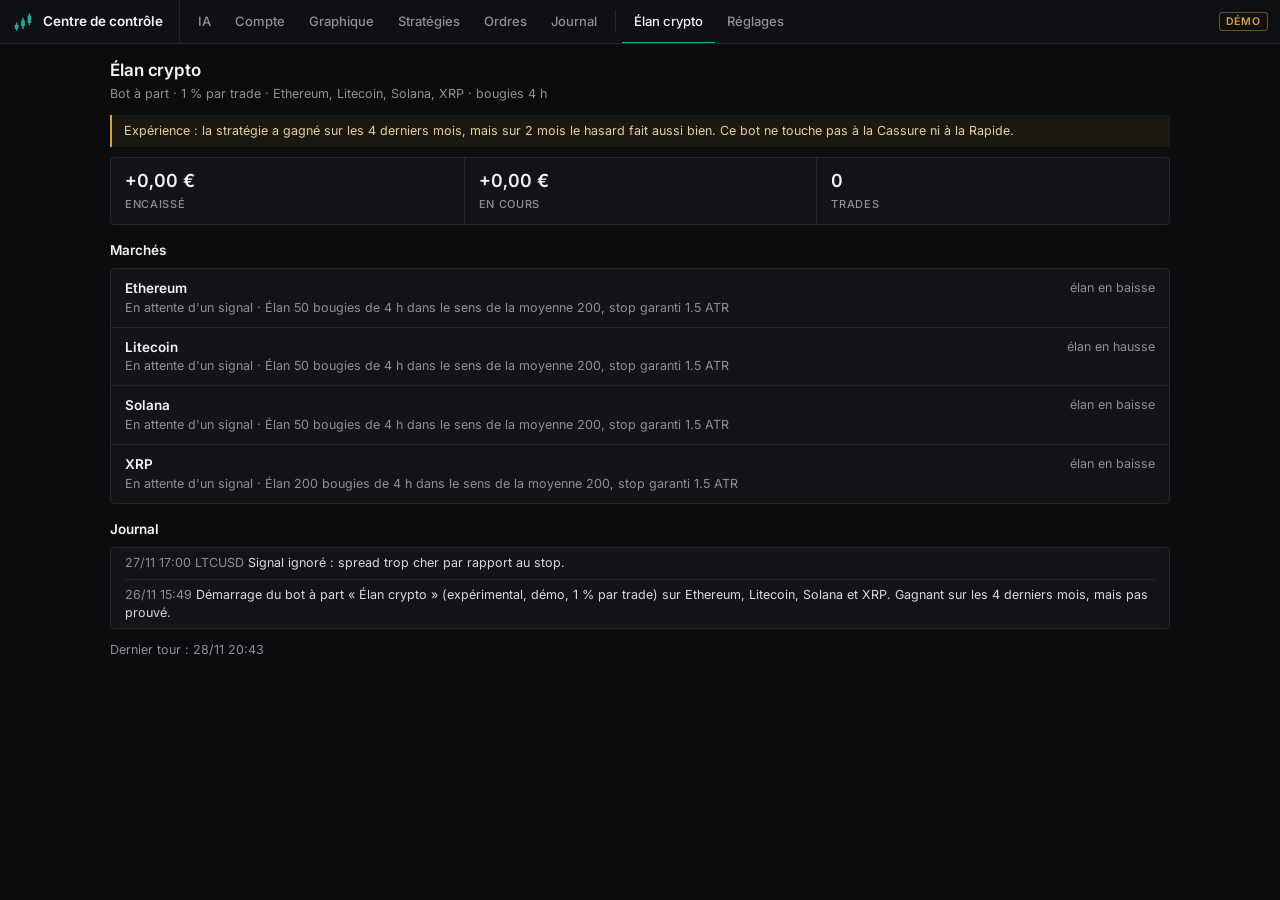
<file: docs/elan.html>
<!doctype html>
<html lang="fr">
<head>
<meta charset="utf-8">
<meta name="viewport" content="width=device-width, initial-scale=1">
<meta name="theme-color" content="#0b0c0e">
<title>Élan crypto · Centre de contrôle</title>
<link rel="manifest" href="manifest.webmanifest">
<link rel="icon" href="icone-v3-192.png">
<link rel="apple-touch-icon" href="apple-touch-icon-v3.png">
<link href="https://fonts.googleapis.com/css2?family=Inter:wght@400;500;600&display=swap" rel="stylesheet">
<link rel="stylesheet" href="theme.css">
<style>
  main { max-width:1100px; margin:0 auto; padding:14px 20px 32px; }
  .alerte { border-left:2px solid var(--orange); background:rgba(217,162,60,.08); color:#e6cf9f; padding:7px 12px; font-size:12.5px; margin-bottom:10px; }
  .tuiles { display:grid; grid-template-columns:repeat(3,1fr); gap:0; margin-bottom:10px; background:var(--panneau); border:1px solid var(--bord); border-radius:var(--rayon); }
  .tuile { padding:10px 14px; border-left:1px solid var(--bord); }
  .tuile:first-child { border-left:0; }
  .tuile b { display:block; font-size:18px; font-weight:600; color:var(--clair); font-variant-numeric:tabular-nums; }
  .tuile span { color:var(--doux); font-size:11px; font-weight:500; text-transform:uppercase; letter-spacing:.06em; }
  #marches { background:var(--panneau); border:1px solid var(--bord); border-radius:var(--rayon); }
  .carte { padding:10px 14px; border-bottom:1px solid var(--bord); }
  .carte:last-child { border-bottom:0; }
  .carte b { color:var(--clair); font-weight:600; }
  .ligne { display:flex; justify-content:space-between; gap:8px; flex-wrap:wrap; }
  .doux { color:var(--doux); font-size:12.5px; }
  .vert { color:var(--vert) !important; } .rouge { color:var(--rouge) !important; }
  h2 { font-size:13.5px; font-weight:600; color:var(--clair); margin:16px 0 8px; }
  .journal { background:var(--panneau); border:1px solid var(--bord); border-radius:var(--rayon); padding:0 14px; }
  .journal div { border-bottom:1px solid var(--bord); padding:6px 0; font-size:12.5px; }
  .journal div:last-child { border-bottom:0; }
  @media (max-width:760px) { main { padding:10px 10px 20px; } }
</style>
</head>
<body>
<script src="nav.js"></script>
<main>
  <div class="titre-page"><div><h1>Élan crypto</h1>
  <div class="sous-titre">Bot à part · 1 % par trade · Ethereum, Litecoin, Solana, XRP · bougies 4 h</div></div></div>
  <div class="alerte">Expérience : la stratégie a gagné sur les 4 derniers mois, mais sur 2 mois le hasard fait aussi bien. Ce bot ne touche pas à la Cassure ni à la Rapide.</div>
  <div class="tuiles">
    <div class="tuile"><b id="realise">–</b><span>Encaissé</span></div>
    <div class="tuile"><b id="latent">–</b><span>En cours</span></div>
    <div class="tuile"><b id="trades">–</b><span>Trades</span></div>
  </div>
  <div id="blocage"></div>
  <h2>Marchés</h2>
  <div id="marches"></div>
  <h2>Journal</h2>
  <div id="journal" class="journal"></div>
  <p class="doux" id="maj"></p>
</main>
<script>
const eur = x => (x >= 0 ? "+" : "") + x.toFixed(2).replace(".", ",") + " €";
const classe = x => x > 0 ? "vert" : x < 0 ? "rouge" : "";
const heure = s => s ? new Date(s).toLocaleString("fr-FR", {day:"2-digit", month:"2-digit", hour:"2-digit", minute:"2-digit"}) : "";
const echap = s => String(s ?? "").replace(/[&<>"]/g, c => ({"&":"&amp;","<":"&lt;",">":"&gt;",'"':"&quot;"}[c]));
fetch("elan_crypto.json?t=" + Date.now()).then(r => r.json()).then(d => {
  const b = d.bilan || {realise:0, latent:0, trades:0};
  const r = document.getElementById("realise"); r.textContent = eur(b.realise); r.className = classe(b.realise);
  const l = document.getElementById("latent"); l.textContent = eur(b.latent); l.className = classe(b.latent);
  document.getElementById("trades").textContent = b.trades + (b.trades ? ` (${b.gagnants} gagnants)` : "");
  if (b.blocage) document.getElementById("blocage").innerHTML = `<div class="alerte">Pas de nouvelle position : ${echap(b.blocage)}</div>`;
  const ouvertes = Object.values(d.deals || {});
  document.getElementById("marches").innerHTML = Object.entries(d.marches || {}).map(([epic, m]) => {
    const p = ouvertes.find(o => o.epic === epic);
    const pos = p ? `<div class="ligne"><span>${p.direction === "BUY" ? "Achat" : "Vente"} à ${p.prix_entree}</span><b class="${classe(p.resultat)}">${eur(p.resultat || 0)}</b></div>` : "";
    return `<div class="carte"><div class="ligne"><b>${echap(m.nom || epic)}</b><span class="doux">${m.sens > 0 ? "élan en hausse" : m.sens < 0 ? "élan en baisse" : "neutre"}</span></div>
      ${pos}<div class="doux">${echap(m.action || "")} · ${echap(m.regle || "")}</div></div>`;
  }).join("") || '<p class="doux">Premier tour pas encore fait.</p>';
  document.getElementById("journal").innerHTML = (d.journal || []).slice(-30).reverse()
    .map(j => `<div><span class="doux">${heure(j.date)} ${echap(j.marche)}</span> ${echap(j.texte)}</div>`).join("");
  document.getElementById("maj").textContent = "Dernier tour : " + heure(d.dernier_tour);
}).catch(() => { document.getElementById("marches").innerHTML = '<p class="doux">Premier tour pas encore fait (toutes les 30 min).</p>'; });
</script>
</body>
</html>
</file>
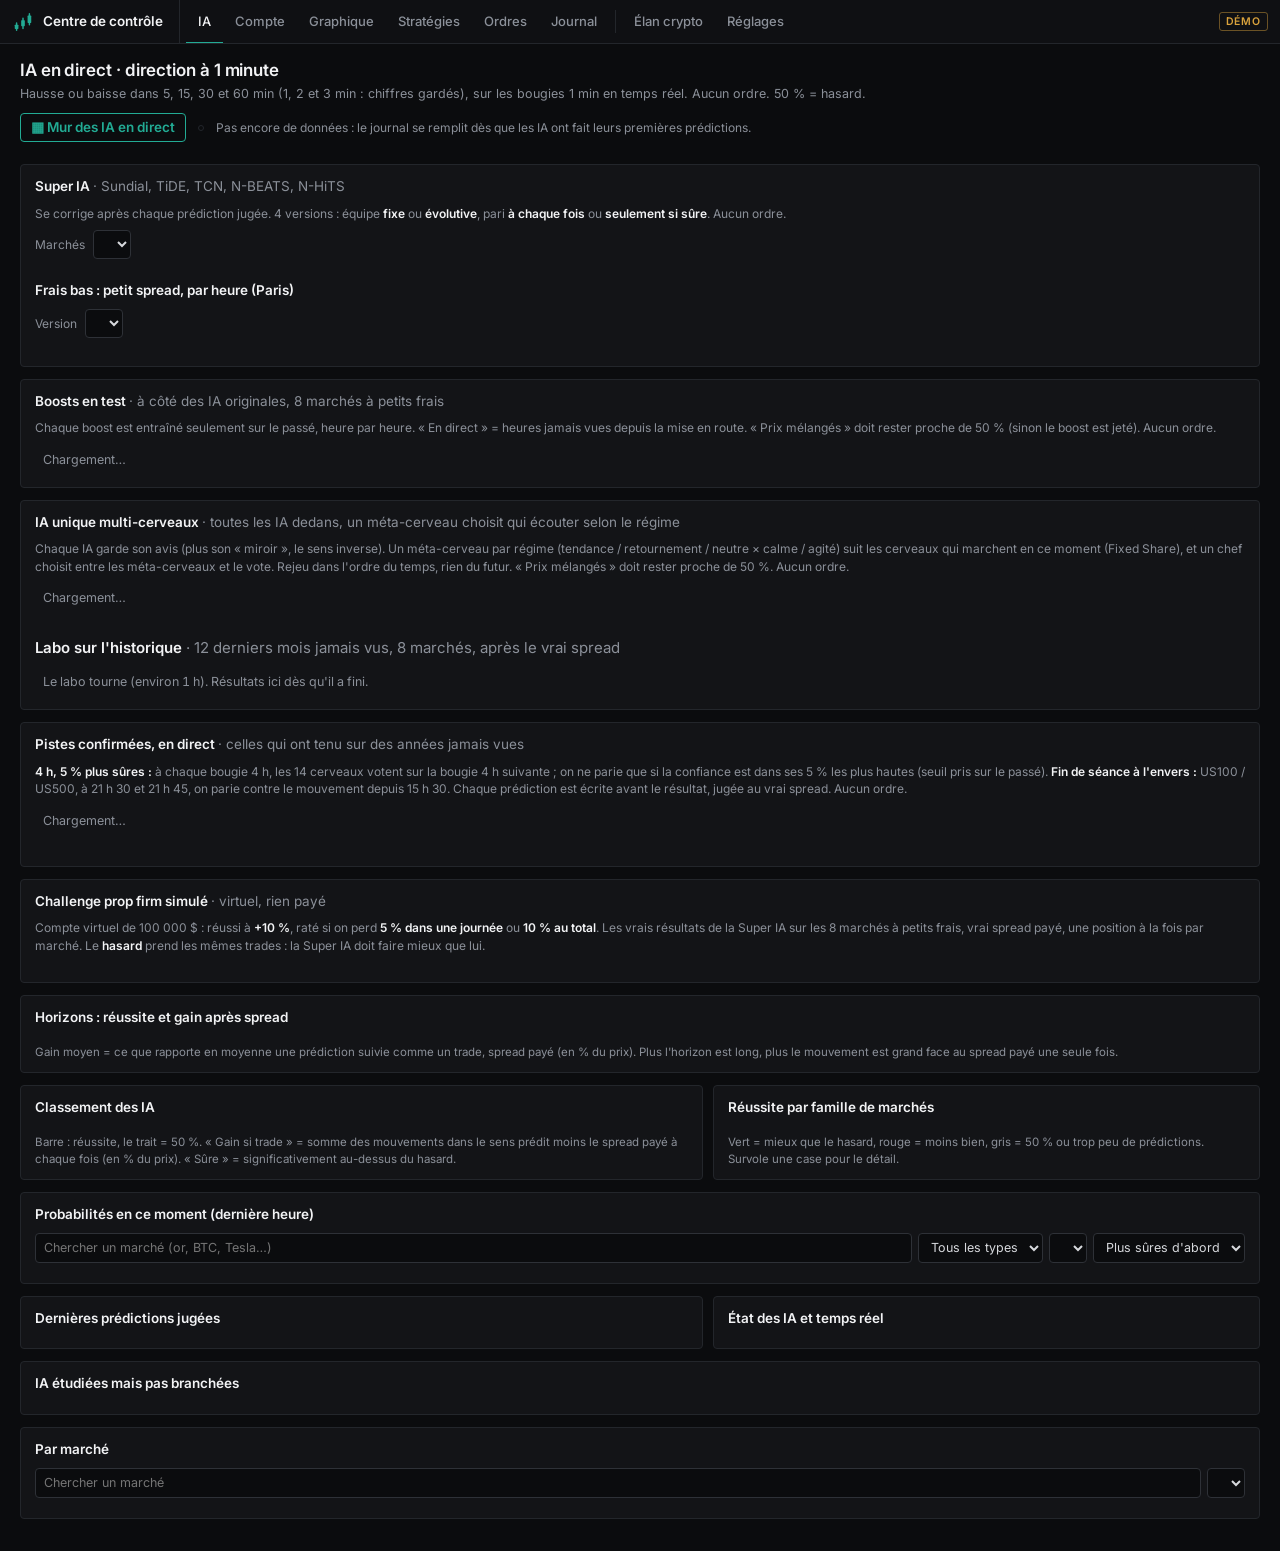
<file: docs/ia.html>
<!doctype html>
<html lang="fr">
<head>
<meta charset="utf-8">
<meta name="viewport" content="width=device-width, initial-scale=1">
<meta name="theme-color" content="#0b0c0e">
<meta name="apple-mobile-web-app-capable" content="yes">
<meta name="apple-mobile-web-app-status-bar-style" content="black-translucent">
<meta name="apple-mobile-web-app-title" content="Contrôle">
<title>IA en direct · Centre de contrôle</title>
<link rel="manifest" href="manifest.webmanifest">
<link rel="icon" href="icone-v3-192.png">
<link rel="apple-touch-icon" href="apple-touch-icon-v3.png">
<link rel="preconnect" href="https://fonts.googleapis.com">
<link rel="preconnect" href="https://fonts.gstatic.com" crossorigin>
<link href="https://fonts.googleapis.com/css2?family=Inter:wght@400;500;600&display=swap" rel="stylesheet">
<link rel="stylesheet" href="theme.css">
<style>
  :root { --carte: var(--panneau); --carte2: var(--panneau2); --cyan: var(--accent); }
  main { max-width:1440px; margin:0 auto; padding:14px 20px 32px; }
  .titre-page .droite { display:flex; align-items:center; gap:12px; flex-wrap:wrap; }
  h2 { font-size:13.5px; margin:0 0 8px; font-weight:600; color:var(--clair); }
  b { color:var(--clair); font-weight:600; }
  .doux { color:var(--doux); } .petit { font-size:12px; } .faible { color:var(--faible); }
  .grille { display:grid; gap:10px; }
  .kpis { grid-template-columns:repeat(auto-fit,minmax(160px,1fr)); margin-bottom:10px; }
  .deux { grid-template-columns:minmax(0,1.25fr) minmax(0,1fr); }
  @media (max-width:1000px) { .deux { grid-template-columns:minmax(0,1fr); } }
  .carte { background:var(--panneau); border:1px solid var(--bord); border-radius:var(--rayon); padding:12px 14px; min-width:0; }
  .kpi .val { font-size:20px; font-weight:600; color:var(--clair); margin-top:2px; font-variant-numeric:tabular-nums; }
  .kpi .l { color:var(--doux); font-size:11px; font-weight:500; text-transform:uppercase; letter-spacing:.06em; }
  .defile { overflow-x:auto; }
  table { border-collapse:collapse; width:100%; font-size:12.5px; font-variant-numeric:tabular-nums; }
  th, td { text-align:left; padding:6px 8px; border-bottom:1px solid var(--bord); white-space:nowrap; }
  th { color:var(--doux); font-weight:500; font-size:11px; text-transform:uppercase; letter-spacing:.04em; position:sticky; top:0; background:var(--panneau); cursor:pointer; user-select:none; }
  tbody tr:hover td, tr:hover td { background:rgba(255,255,255,.02); }
  tr:last-child td { border-bottom:0; }
  .v { color:var(--vert); } .r { color:var(--rouge); } .o { color:var(--orange); }
  .barre { position:relative; display:inline-block; width:96px; height:4px; border-radius:2px; background:var(--panneau2); vertical-align:middle; margin-left:8px; }
  .barre i { position:absolute; top:0; bottom:0; border-radius:2px; }
  .barre b { position:absolute; left:50%; top:-3px; bottom:-3px; width:1px; background:var(--doux); }
  .pastille { display:inline-block; padding:1px 6px; border-radius:3px; font-size:11px; font-weight:500; background:var(--panneau2); color:var(--doux); }
  .pastille.ok { color:var(--vert); background:var(--vert-fond); } .pastille.ko { color:var(--rouge); background:var(--rouge-fond); }
  .pastille.att { color:var(--orange); background:rgba(217,162,60,.12); }
  .horizons { display:inline-flex; padding:2px; gap:1px; background:var(--fond); border:1px solid var(--bord); border-radius:var(--rayon); }
  .horizons button { all:unset; cursor:pointer; padding:3px 10px; border-radius:3px; color:var(--doux); font-weight:500; font-size:12px; }
  .horizons button:hover { color:var(--clair); }
  .horizons button[aria-pressed="true"] { background:var(--vert); color:#fff; }
  .filtres { display:flex; flex-wrap:wrap; gap:6px; margin-bottom:8px; }
  input, select { background:var(--fond); color:var(--texte); border:1px solid var(--bord2); border-radius:var(--rayon); padding:5px 8px; font:inherit; font-size:12.5px; min-width:0; }
  input:focus, select:focus { outline:none; border-color:var(--accent); }
  input { flex:1 1 180px; }
  .chaleur td.c { text-align:center; font-size:11.5px; border:1px solid var(--panneau); min-width:54px; }
  .proba { display:inline-flex; align-items:center; gap:6px; }
  .proba .j { width:56px; height:4px; border-radius:2px; background:var(--panneau2); position:relative; overflow:hidden; }
  .proba .j i { position:absolute; top:0; bottom:0; }
  .proba .j b { position:absolute; left:50%; top:0; bottom:0; width:1px; background:var(--doux); }
  .note { font-size:11.5px; color:var(--doux); margin-top:8px; }
  .haut { max-height:520px; overflow:auto; }
  svg text { fill:var(--doux); font-size:10px; }
  #infobulle { position:fixed; pointer-events:none; background:var(--panneau2); border:1px solid var(--bord2); border-radius:var(--rayon); padding:5px 8px; font-size:12px; display:none; z-index:30; max-width:260px; }
  @media (max-width:760px) { main { padding:10px 10px 20px; } .carte { padding:10px 12px; } .kpi .val { font-size:17px; } .kpis { grid-template-columns:1fr 1fr; gap:8px; } }
</style>
</head>
<body>
<script src="nav.js"></script>
<main>
  <div class="titre-page">
    <div>
      <h1>IA en direct · direction à <span id="titre-h">1 minute</span></h1>
      <div class="sous-titre">Hausse ou baisse dans 5, 15, 30 et 60 min (1, 2 et 3 min : chiffres gardés), sur les bougies 1 min en temps réel. Aucun ordre. 50 % = hasard.</div>
    </div>
    <div class="droite"><a href="mur.html" style="border:1px solid var(--accent);border-radius:var(--rayon);padding:4px 10px;font-weight:600">▦ Mur des IA en direct</a><div class="horizons" id="horizons"></div><span class="doux petit" id="maj">Chargement…</span></div>
  </div>

  <section class="grille kpis" id="kpis"></section>

  <section class="carte" style="margin-bottom:12px" id="super-carte">
    <h2>Super IA <span class="doux" style="font-weight:400">· Sundial, TiDE, TCN, N-BEATS, N-HiTS</span></h2>
    <div class="doux petit" style="margin-bottom:8px">Se corrige après chaque prédiction jugée. 4 versions : équipe <b>fixe</b> ou <b>évolutive</b>, pari <b>à chaque fois</b> ou <b>seulement si sûre</b>. Aucun ordre.</div>
    <div style="display:flex;gap:8px;flex-wrap:wrap;align-items:center;margin-bottom:8px">
      <label class="doux petit" for="sup-portee">Marchés</label>
      <select id="sup-portee"></select>
      <span class="doux petit" id="sup-maj"></span>
    </div>
    <div class="defile"><table id="sup-table"></table></div>
    <h2 style="margin-top:14px">Frais bas : petit spread, par heure (Paris)</h2>
    <div class="doux petit" style="margin-bottom:8px" id="sup-fb-texte"></div>
    <div style="display:flex;gap:8px;flex-wrap:wrap;align-items:center;margin-bottom:8px">
      <label class="doux petit" for="sup-var">Version</label><select id="sup-var"></select>
    </div>
    <div class="defile"><table id="sup-heures"></table></div>
    <div class="note" id="sup-equipe"></div>
    <div class="note" id="sup-changements"></div>
  </section>

  <section class="carte" style="margin-bottom:12px" id="boost-carte">
    <h2>Boosts en test <span class="doux" style="font-weight:400">· à côté des IA originales, 8 marchés à petits frais</span></h2>
    <div class="doux petit" style="margin-bottom:8px">Chaque boost est entraîné seulement sur le passé, heure par heure. « En direct » = heures jamais vues depuis la mise en route. « Prix mélangés » doit rester proche de 50 % (sinon le boost est jeté). Aucun ordre.</div>
    <div class="defile"><table id="boosts"><tr><td class="doux">Chargement…</td></tr></table></div>
  </section>

  <section class="carte" style="margin-bottom:12px" id="multi-carte">
    <h2>IA unique multi-cerveaux <span class="doux" style="font-weight:400">· toutes les IA dedans, un méta-cerveau choisit qui écouter selon le régime</span></h2>
    <div class="doux petit" style="margin-bottom:8px">Chaque IA garde son avis (plus son « miroir », le sens inverse). Un méta-cerveau par régime (tendance / retournement / neutre × calme / agité) suit les cerveaux qui marchent en ce moment (Fixed Share), et un chef choisit entre les méta-cerveaux et le vote. Rejeu dans l'ordre du temps, rien du futur. « Prix mélangés » doit rester proche de 50 %. Aucun ordre.</div>
    <div class="defile"><table id="multi-encours"><tr><td class="doux">Chargement…</td></tr></table></div>
    <div class="defile" style="margin-top:10px"><table id="multi-table"></table></div>
    <div class="note" id="multi-ecoute"></div>
    <h2 style="margin-top:14px;font-size:15px">Labo sur l'historique <span class="doux" style="font-weight:400">· 12 derniers mois jamais vus, 8 marchés, après le vrai spread</span></h2>
    <div class="defile"><table id="multi-labo"><tr><td class="doux">Le labo tourne (environ 1 h). Résultats ici dès qu'il a fini.</td></tr></table></div>
  </section>

  <section class="carte" style="margin-bottom:12px" id="pistes-carte">
    <h2>Pistes confirmées, en direct <span class="doux" style="font-weight:400">· celles qui ont tenu sur des années jamais vues</span></h2>
    <div class="doux petit" style="margin-bottom:8px"><b>4 h, 5 % plus sûres :</b> à chaque bougie 4 h, les 14 cerveaux votent sur la bougie 4 h suivante ; on ne parie que si la confiance est dans ses 5 % les plus hautes (seuil pris sur le passé). <b>Fin de séance à l'envers :</b> US100 / US500, à 21 h 30 et 21 h 45, on parie contre le mouvement depuis 15 h 30. Chaque prédiction est écrite avant le résultat, jugée au vrai spread. Aucun ordre.</div>
    <div class="defile"><table id="pistes-encours"><tr><td class="doux">Chargement…</td></tr></table></div>
    <div class="defile" style="margin-top:10px"><table id="pistes-table"></table></div>
    <div class="note" id="pistes-note"></div>
  </section>

  <section class="carte" style="margin-bottom:12px" id="chal-carte">
    <h2>Challenge prop firm simulé <span class="doux" style="font-weight:400">· virtuel, rien payé</span></h2>
    <div class="doux petit" style="margin-bottom:8px">Compte virtuel de 100 000 $ : réussi à <b>+10 %</b>, raté si on perd <b>5 % dans une journée</b> ou <b>10 % au total</b>. Les vrais résultats de la Super IA sur les 8 marchés à petits frais, vrai spread payé, une position à la fois par marché. Le <b>hasard</b> prend les mêmes trades : la Super IA doit faire mieux que lui.</div>
    <div class="defile"><table id="chal-table"></table></div>
    <div class="note" id="chal-note"></div>
  </section>

  <section class="carte" style="margin-bottom:12px">
    <h2>Horizons : réussite et gain après spread</h2>
    <div class="defile"><table id="comparer"></table></div>
    <div class="note">Gain moyen = ce que rapporte en moyenne une prédiction suivie comme un trade, spread payé (en % du prix). Plus l'horizon est long, plus le mouvement est grand face au spread payé une seule fois.</div>
  </section>

  <section class="grille deux">
    <div class="carte">
      <h2>Classement des IA</h2>
      <div class="defile"><table id="classement"></table></div>
      <div class="note">Barre : réussite, le trait = 50 %. « Gain si trade » = somme des mouvements dans le sens prédit moins le spread payé à chaque fois (en % du prix). « Sûre » = significativement au-dessus du hasard.</div>
    </div>
    <div class="carte">
      <h2>Réussite par famille de marchés</h2>
      <div class="defile"><table id="chaleur" class="chaleur"></table></div>
      <div class="note">Vert = mieux que le hasard, rouge = moins bien, gris = 50 % ou trop peu de prédictions. Survole une case pour le détail.</div>
    </div>
  </section>

  <section class="carte" style="margin-top:12px">
    <h2>Probabilités en ce moment (dernière heure)</h2>
    <div class="filtres">
      <input id="cherche" placeholder="Chercher un marché (or, BTC, Tesla…)">
      <select id="type"><option value="">Tous les types</option></select>
      <select id="ia"></select>
      <select id="tri"><option value="conf">Plus sûres d'abord</option><option value="hausse">Hausse d'abord</option><option value="baisse">Baisse d'abord</option><option value="nom">Nom</option></select>
    </div>
    <div class="defile haut"><table id="probas"></table></div>
  </section>

  <section class="grille deux" style="margin-top:12px">
    <div class="carte">
      <h2>Dernières prédictions jugées</h2>
      <div class="defile haut"><table id="dernieres"></table></div>
    </div>
    <div class="carte">
      <h2>État des IA et temps réel</h2>
      <div id="delais"></div>
      <div class="defile"><table id="etat"></table></div>
    </div>
  </section>

  <section class="carte" style="margin-top:12px">
    <h2>IA étudiées mais pas branchées</h2>
    <div class="defile"><table id="exclues"></table></div>
  </section>

  <section class="carte" style="margin-top:12px">
    <h2>Par marché</h2>
    <div class="filtres"><input id="cherche2" placeholder="Chercher un marché"><select id="ia2"></select></div>
    <div class="defile haut"><table id="marches"></table></div>
  </section>
</main>
<div id="infobulle"></div>
<script>
const SOURCE = "https://raw.githubusercontent.com/mathp06530-gif/bot-trading-demo/ia-journal/";
const TYPES = {SHARES:"Actions", CURRENCIES:"Devises", INDICES:"Indices", COMMODITIES:"Matières premières", CRYPTOCURRENCIES:"Cryptos"};
let S = null, V = null, M = {}, TOUT = {}, HZ = "1";
try { HZ = localStorage.getItem("ia-horizon") || "1"; } catch (e) {}
const $ = id => document.getElementById(id);
const echap = t => String(t ?? "").replace(/[&<>"]/g, c => ({"&":"&amp;","<":"&lt;",">":"&gt;",'"':"&quot;"}[c]));
const nomIA = m => (V && V.noms && V.noms[m]) || m;
const nomMarche = e => (M[e] && M[e].nom) || e;
const typeMarche = e => (M[e] && M[e].type) || "?";
const fmt = (x, d=1) => x == null || isNaN(x) ? "—" : x.toLocaleString("fr-FR", {minimumFractionDigits:d, maximumFractionDigits:d});

function sur(n, j) { // au-dessus du hasard au seuil ~95 % ?
  if (n < 100) return null;
  const z = (j / n - 0.5) / Math.sqrt(0.25 / n);
  return z >= 1.96 ? "ok" : z <= -1.96 ? "ko" : "att";
}
function barre(p) {
  const x = Math.max(0, Math.min(100, p));
  const g = x >= 50 ? `left:50%;width:${x - 50}%;background:var(--vert)` : `left:${x}%;width:${50 - x}%;background:var(--rouge)`;
  return `<span class="barre"><i style="${g}"></i><b></b></span>`;
}
function totaux() {
  const t = {};
  S.modeles.forEach((m, k) => { let n = 0, j = 0, g = 0; S.n.forEach((r, i) => { n += r[k]; j += S.justes[i][k]; g += S.gain[i][k]; }); t[m] = {n, j, g}; });
  return t;
}
function couleurChaleur(p, n) { // divergent : rouge <- gris (50 %) -> vert
  if (n < 50) return "background:var(--carte2);color:var(--faible)";
  const d = Math.max(-1, Math.min(1, (p - 50) / 6));
  const a = Math.abs(d) * 0.55 + 0.08;
  return d >= 0 ? `background:rgba(34,171,148,${a})` : `background:rgba(242,54,69,${a})`;
}
function infobulle(ev, html) {
  const b = $("infobulle");
  if (!html) { b.style.display = "none"; return; }
  b.innerHTML = html; b.style.display = "block";
  b.style.left = Math.min(ev.clientX + 12, innerWidth - 270) + "px"; b.style.top = (ev.clientY + 12) + "px";
}

function kpis(t) {
  const total = Object.entries(t).filter(([m]) => !["vote","arbitre"].includes(m));
  const nTot = (t.vote || {n:0}).n;
  const meilleure = total.filter(([, v]) => v.n >= 300).sort((a, b) => b[1].j / b[1].n - a[1].j / a[1].n)[0];
  const actives = Object.values(V.etat_ia || {}).filter(e => e === "prête").length;
  const vote = t.vote && t.vote.n ? 100 * t.vote.j / t.vote.n : null;
  const arb = t.arbitre && t.arbitre.n ? 100 * t.arbitre.j / t.arbitre.n : null;
  const tiles = [
    ["Prédictions jugées", nTot.toLocaleString("fr-FR"), "par IA, depuis le début"],
    ["Vote de toutes les IA", vote == null ? "—" : fmt(vote) + " %", "de bonnes directions"],
    ["Vote arbitré", arb == null ? "—" : fmt(arb) + " %", "pondéré par les résultats réels"],
    ["Meilleure IA", meilleure ? fmt(100 * meilleure[1].j / meilleure[1].n) + " %" : "—", meilleure ? nomIA(meilleure[0]) : "300 prédictions minimum"],
    ["IA actives", `${actives} / ${Object.keys(V.etat_ia || {}).length}`, "chargées et qui répondent"],
    ["Marchés", `${(V.marches_ouverts || 0).toLocaleString("fr-FR")} ouverts`, `${(V.marches_connus || 0).toLocaleString("fr-FR")} connus chez Capital.com`],
  ];
  $("kpis").innerHTML = tiles.map(([l, v, s]) => `<div class="carte kpi"><div class="l">${l}</div><div class="val">${echap(v)}</div><div class="doux petit">${echap(s)}</div></div>`).join("");
}

let triClassement = "reussite";
function classement(t) {
  const lignes = Object.entries(t).map(([m, v]) => ({m, n:v.n, p: v.n ? 100 * v.j / v.n : null, g:v.g, s: sur(v.n, v.j)}));
  lignes.sort((a, b) => triClassement === "gain" ? b.g - a.g : triClassement === "n" ? b.n - a.n : (b.p ?? -1) - (a.p ?? -1));
  let h = `<tr><th>#</th><th>IA</th><th data-t="reussite">Réussite ▾</th><th data-t="n">Jugées</th><th data-t="gain">Gain si trade</th><th>Verdict</th><th>Poids arbitre</th></tr>`;
  lignes.forEach((x, i) => {
    const etiq = x.s === "ok" ? `<span class="pastille ok">✓ mieux que le hasard</span>` : x.s === "ko" ? `<span class="pastille ko">✗ moins bien</span>` : x.s === "att" ? `<span class="pastille att">≈ hasard</span>` : `<span class="pastille">trop tôt</span>`;
    const pa = V.poids_arbitre || {}; const w = (pa[HZ] && typeof pa[HZ] === "object" ? pa[HZ] : (HZ === "1" ? pa : {}))[x.m];
    h += `<tr><td class="faible">${i + 1}</td><td>${echap(nomIA(x.m))}</td><td>${x.p == null ? "—" : fmt(x.p, 2) + " %"}${x.p == null ? "" : barre(x.p)}</td>` +
         `<td>${x.n.toLocaleString("fr-FR")}</td><td class="${x.g >= 0 ? "v" : "r"}">${x.g >= 0 ? "+" : ""}${fmt(x.g, 2)} %</td><td>${etiq}</td><td>${w == null ? "—" : fmt(w * 100, 2)}</td></tr>`;
  });
  $("classement").innerHTML = h;
  $("classement").querySelectorAll("th[data-t]").forEach(th => th.onclick = () => { triClassement = th.dataset.t; classement(t); });
}

function chaleur() {
  const types = Object.keys(S.types || {});
  const mods = S.modeles;
  let h = `<tr><th>IA</th>${types.map(ty => `<th>${echap(TYPES[ty] || ty)}</th>`).join("")}</tr>`;
  for (const m of mods) {
    h += `<tr><td>${echap(nomIA(m))}</td>`;
    for (const ty of types) {
      const [n, j] = (S.types[ty] || {})[m] || [0, 0];
      const p = n ? 100 * j / n : 50;
      h += `<td class="c" style="${couleurChaleur(p, n)}" data-i="${echap(nomIA(m))} · ${echap(TYPES[ty] || ty)}<br>${n ? fmt(p, 2) + " % sur " + n.toLocaleString("fr-FR") : "pas encore jugée"}">${n >= 50 ? fmt(p, 1) : "·"}</td>`;
    }
    h += "</tr>";
  }
  $("chaleur").innerHTML = types.length ? h : `<tr><td class="doux">Pas encore de prédictions jugées : les cases se remplissent après les premières minutes.</td></tr>`;
  $("chaleur").querySelectorAll("td.c").forEach(td => { td.onmousemove = e => infobulle(e, td.dataset.i); td.onmouseleave = e => infobulle(e, null); });
}

function remplirSelects() {
  const opts = ["arbitre", "vote", ...S.modeles.filter(m => !["vote","arbitre"].includes(m))];
  for (const id of ["ia", "ia2"]) { const s = $(id); const v = s.value; s.innerHTML = opts.map(m => `<option value="${m}">${echap(nomIA(m))}</option>`).join(""); if (v) s.value = v; }
  const ty = [...new Set(Object.keys(V.probas || {}).map(typeMarche))];
  const s = $("type"), v = s.value;
  s.innerHTML = `<option value="">Tous les types</option>` + ty.map(x => `<option value="${x}">${echap(TYPES[x] || x)}</option>`).join(""); s.value = v;
}

function probas() {
  const q = $("cherche").value.trim().toLowerCase(), ty = $("type").value, ia = $("ia").value || "arbitre", tri = $("tri").value;
  const ph = v => v.p[HZ] && typeof v.p[HZ] === "object" ? v.p[HZ] : (HZ === "1" && typeof v.p.vote === "number" ? v.p : {});
  let l = Object.entries(V.probas || {}).map(([e, v]) => ({e, t:v.t, p:ph(v)[ia], tout:ph(v)}))
    .filter(x => x.p != null && (!q || nomMarche(x.e).toLowerCase().includes(q) || x.e.toLowerCase().includes(q)) && (!ty || typeMarche(x.e) === ty));
  l.sort((a, b) => tri === "hausse" ? b.p - a.p : tri === "baisse" ? a.p - b.p : tri === "nom" ? nomMarche(a.e).localeCompare(nomMarche(b.e)) : Math.abs(b.p - .5) - Math.abs(a.p - .5));
  let h = `<tr><th>Marché</th><th>Type</th><th>${echap(nomIA(ia))}</th><th>IA d'accord</th><th>Heure</th></tr>`;
  for (const x of l.slice(0, 400)) {
    const hausse = x.p > .5, pc = Math.round(100 * Math.max(x.p, 1 - x.p));
    const autres = Object.entries(x.tout).filter(([m]) => !["vote","arbitre"].includes(m));
    const accord = autres.filter(([, p]) => (p > .5) === hausse).length;
    const w = Math.abs(x.p - .5) * 100;
    const g = hausse ? `left:50%;width:${w}%;background:var(--vert)` : `left:${50 - w}%;width:${w}%;background:var(--rouge)`;
    h += `<tr><td>${echap(nomMarche(x.e))} <span class="faible petit">${echap(x.e)}</span></td><td class="doux">${echap(TYPES[typeMarche(x.e)] || typeMarche(x.e))}</td>` +
         `<td><span class="proba"><span class="${hausse ? "v" : "r"}">${hausse ? "▲ hausse" : "▼ baisse"} ${pc} %</span><span class="j"><i style="${g}"></i><b></b></span></span></td>` +
         `<td>${accord} / ${autres.length}</td><td class="doux">${new Date(x.t).toLocaleTimeString("fr-FR")}</td></tr>`;
  }
  $("probas").innerHTML = l.length ? h : `<tr><td class="doux">Aucune probabilité pour ce filtre (marchés fermés ou pas encore passés dans la rotation).</td></tr>`;
}

function dernieres() {
  let h = `<tr><th>Heure</th><th>Marché</th><th>Arbitre</th><th>Vote</th><th>Réel</th></tr>`;
  for (const p of (V.dernieres || []).filter(p => String(p.h || 1) === HZ).slice(-120).reverse()) {
    const cel = pr => { const ok = (pr > .5) === (p.reel === "hausse"); return `<td class="${ok ? "v" : "r"}">${pr > .5 ? "▲" : "▼"} ${Math.round(100 * Math.max(pr, 1 - pr))} % ${ok ? "✓" : "✗"}</td>`; };
    h += `<tr><td class="doux">${new Date(p.t).toLocaleTimeString("fr-FR")}</td><td>${echap(nomMarche(p.epic))}</td>${cel(p.arbitre)}${cel(p.vote)}` +
         `<td>${p.reel === "hausse" ? "▲" : "▼"} ${p.variation_pct >= 0 ? "+" : ""}${fmt(p.variation_pct, 3)} %</td></tr>`;
  }
  $("dernieres").innerHTML = (V.dernieres || []).length ? h : `<tr><td class="doux">Les premières prédictions sont jugées 60 s après avoir été faites.</td></tr>`;
}

function etat() {
  const d = V.delais || {};
  const hist = (V.historique_delais || []).map(x => x[1]);
  let svg = "";
  if (hist.length > 1) {
    const W = 320, H = 46, mx = Math.max(...hist, 1);
    const pts = hist.map((v, i) => `${(i / (hist.length - 1) * W).toFixed(1)},${(H - 4 - v / mx * (H - 10)).toFixed(1)}`).join(" ");
    svg = `<svg viewBox="0 0 ${W} ${H}" width="100%" height="${H}" role="img" aria-label="Délai prix → prédiction"><polyline points="${pts}" fill="none" stroke="var(--cyan)" stroke-width="2" stroke-linejoin="round"/><text x="0" y="10">max ${fmt(mx, 0)} s</text></svg>`;
  }
  $("delais").innerHTML = `<div class="grille kpis" style="grid-template-columns:repeat(auto-fit,minmax(130px,1fr))">` +
    `<div class="carte kpi"><div class="l">Prix frais → prédiction</div><div class="val">${fmt(d.prix_frais_vers_prediction_s)} s</div><div class="doux petit">temps de calcul de toutes les IA</div></div>` +
    `<div class="carte kpi"><div class="l">Marchés par minute</div><div class="val">${d.marches_predits ?? "—"}</div><div class="doux petit">rotation sur les marchés ouverts</div></div></div>` + svg +
    (V.etapes ? `<div class="note">Dernière minute : bougies ${fmt(V.etapes.bougies_s)} s · IA maison ${fmt(V.etapes.ia_maison_s)} s · IA géantes ${fmt(V.etapes.ia_geantes_s)} s</div>` : "");
  let h = `<tr><th>IA</th><th>État</th><th>Calcul</th></tr>`;
  for (const [m, e] of Object.entries(V.etat_ia || {})) {
    const ok = e === "prête";
    h += `<tr><td>${echap(nomIA(m))}</td><td><span class="pastille ${ok ? "ok" : /lente|occup/.test(e) ? "att" : "ko"}" title="${echap(e)}">${ok ? "prête" : echap(String(e).slice(0, 40))}</span></td><td class="doux">${(V.vitesse || {})[m] != null ? fmt(V.vitesse[m], 2) + " s" : "—"}</td></tr>`;
  }
  $("etat").innerHTML = h;
}

function marches() {
  const q = $("cherche2").value.trim().toLowerCase(), ia = $("ia2").value || "arbitre";
  const k = S.modeles.indexOf(ia);
  let l = S.marches.map((e, i) => ({e, n:S.n[i][k] || 0, j:S.justes[i][k] || 0, g:S.gain[i][k] || 0}))
    .filter(x => x.n && (!q || nomMarche(x.e).toLowerCase().includes(q) || x.e.toLowerCase().includes(q)));
  l.sort((a, b) => b.n - a.n);
  let h = `<tr><th>Marché</th><th>Type</th><th>Réussite (${echap(nomIA(ia))})</th><th>Jugées</th><th>Gain si trade</th></tr>`;
  for (const x of l.slice(0, 500)) {
    const p = 100 * x.j / x.n;
    h += `<tr><td>${echap(nomMarche(x.e))} <span class="faible petit">${echap(x.e)}</span></td><td class="doux">${echap(TYPES[typeMarche(x.e)] || typeMarche(x.e))}</td><td>${fmt(p, 1)} %${barre(p)}</td><td>${x.n}</td><td class="${x.g >= 0 ? "v" : "r"}">${x.g >= 0 ? "+" : ""}${fmt(x.g, 3)} %</td></tr>`;
  }
  $("marches").innerHTML = l.length ? h : `<tr><td class="doux">Pas encore de prédictions jugées.</td></tr>`;
}

function exclues() {
  const e = Object.entries(V.exclues || {});
  $("exclues").innerHTML = e.length ? `<tr><th>IA</th><th>Pourquoi</th></tr>` + e.map(([n, r]) => `<tr><td>${echap(n)}</td><td class="doux" style="white-space:normal">${echap(r)}</td></tr>`).join("") : `<tr><td class="doux">—</td></tr>`;
}
function horizons() {
  const hs = Object.keys(TOUT).sort((a, b) => a - b);
  $("horizons").innerHTML = hs.map(h => `<button aria-pressed="${h === HZ}" data-h="${h}">${h} min</button>`).join("");
  $("horizons").querySelectorAll("button").forEach(b => b.onclick = () => { HZ = b.dataset.h; try { localStorage.setItem("ia-horizon", HZ); } catch (e) {} S = TOUT[HZ]; tout(); });
  $("titre-h").textContent = HZ === "1" ? "1 minute" : HZ + " minutes";
}
function comparer() {
  const hs = Object.keys(TOUT).sort((a, b) => a - b);
  const tot = st => { const t = {}; st.modeles.forEach((m, k) => { let n = 0, j = 0, g = 0; st.n.forEach((r, i) => { n += r[k]; j += st.justes[i][k]; g += st.gain[i][k]; }); t[m] = {n, j, g}; }); return t; };
  let h = `<tr><th>Horizon</th><th>Vote : réussite</th><th>Vote : gain moyen</th><th>Arbitre : réussite</th><th>Arbitre : gain moyen</th><th>Meilleure IA (300 min.)</th><th>Sa réussite</th><th>Son gain moyen</th></tr>`;
  for (const hz of hs) {
    const t = tot(TOUT[hz]);
    const c = (m) => { const x = t[m]; return x && x.n ? [`${fmt(100 * x.j / x.n, 2)} %`, x.g / x.n] : ["—", null]; };
    const [vp, vg] = c("vote"), [ap, ag] = c("arbitre");
    const best = Object.entries(t).filter(([m, x]) => !["vote","arbitre"].includes(m) && x.n >= 300).sort((a, b) => b[1].j / b[1].n - a[1].j / a[1].n)[0];
    const g = x => x == null ? `<td>—</td>` : `<td class="${x >= 0 ? "v" : "r"}">${x >= 0 ? "+" : ""}${fmt(x, 3)} %</td>`;
    h += `<tr${hz === HZ ? ' style="background:var(--carte2)"' : ""}><td><b>${hz} min</b></td><td>${vp}</td>${g(vg)}<td>${ap}</td>${g(ag)}` +
         `<td>${best ? echap(nomIA(best[0])) : "—"}</td><td>${best ? fmt(100 * best[1].j / best[1].n, 2) + " %" : "—"}</td>${g(best ? best[1].g / best[1].n : null)}</tr>`;
  }
  $("comparer").innerHTML = h;
}
let SUP = null;
const VARIANTES = [["fixe_toujours", "Équipe fixe · à chaque fois"], ["fixe_sure", "Équipe fixe · quand sûre"],
                   ["evolutive_toujours", "Équipe évolutive · à chaque fois"], ["evolutive_sure", "Équipe évolutive · quand sûre"]];
function boosts(B) {
  const t = $("boosts");
  if (!B) { t.innerHTML = '<tr><td class="doux">Premiers résultats après le prochain calcul (chaque heure, à :40).</td></tr>'; return; }
  const c = r => r ? `${fmt(100 * r.reussite)} % <span class="doux">(${r.n})</span> · <span class="${r.gain > 0 ? "v" : "r"}">${r.gain > 0 ? "+" : ""}${fmt(r.gain, 3)} %</span>` : '<span class="doux">—</span>';
  let h = '<tr><th>Horizon</th><th>Stratégie</th><th>En direct</th><th>Test complet</th><th>Prix mélangés</th></tr>';
  for (const [hz, st] of Object.entries(B.horizons)) for (const [nomS, r] of Object.entries(st))
    h += `<tr><td>${hz} min</td><td>${echap(nomS)}</td><td>${c(r.en_direct)}</td><td>${c(r.test_complet)}</td><td>${r.prix_melanges ? fmt(100 * r.prix_melanges.reussite) + " %" : "—"}</td></tr>`;
  t.innerHTML = h;
}
function multi(B) {
  const t = $("multi-table"), e = $("multi-encours");
  if (!B) { e.innerHTML = '<tr><td class="doux">Premiers résultats après le prochain calcul (toutes les 20 min).</td></tr>'; return; }
  const REG = {tendance: "tendance", retournement: "retournement", neutre: "neutre", calme: "calme", agite: "agité", tous: "tous"};
  const reg = r => (r || "").split("|").map(x => REG[x] || x).join(" · ");
  const fr = q => q > 0.5 ? `<span class="v">▲ hausse ${fmt(100 * q, 0)} %</span>` : `<span class="r">▼ baisse ${fmt(100 * (1 - q), 0)} %</span>`;
  const ec = (B.en_cours || []).filter(x => x.h === 15);
  e.innerHTML = '<tr><th>Marché</th><th>Prédiction 15 min en cours</th><th>Régime</th><th>Sûre ?</th><th>Vote simple</th></tr>' +
    (ec.length ? ec.map(x => `<tr><td>${echap(x.e)}</td><td>${fr(x.q)}</td><td>${reg(x.regime)}</td><td>${x.sure ? '<span class="pastille">parie</span>' : '<span class="doux">s\'abstient</span>'}</td><td>${fr(x.vote)}</td></tr>`).join("") : '<tr><td class="doux" colspan="5">Aucune prédiction en cours.</td></tr>');
  const c = r => r ? `${fmt(100 * r.reussite)} % <span class="doux">(${r.n})</span> · <span class="${r.gain > 0 ? "v" : "r"}">${r.gain > 0 ? "+" : ""}${fmt(r.gain, 3)} %</span>` : '<span class="doux">—</span>';
  let h = '<tr><th>Horizon</th><th>Version</th><th>En direct</th><th>Test complet</th><th>Matin</th><th>Après-midi</th><th>Prix mélangés</th></tr>';
  for (const hz of ["15", "5", "30", "60"]) for (const [nom, r] of Object.entries((B.horizons || {})[hz] || {}))
    h += `<tr><td>${hz} min</td><td>${echap(nom)}</td><td>${c(r.en_direct)}</td><td>${c(r.test_complet)}</td><td>${c(r.matin)}</td><td>${c(r.apres_midi)}</td><td>${r.prix_melanges && r.prix_melanges.reussite_moy != null ? fmt(100 * r.prix_melanges.reussite_moy) + " %" : "—"}</td></tr>`;
  t.innerHTML = h;
  const q = (B.qui_ecouter || {})["15"] || {}, nomC = m => m.startsWith("~") ? "inverse de " + m.slice(1) : m;
  $("multi-ecoute").innerHTML = "<b>Qui elle écoute à 15 min, par régime :</b><br>" + Object.entries(q).sort((a, b) => b[1].resultats - a[1].resultats)
    .map(([r, v]) => `${reg(r)} <span class="doux">(${v.resultats} résultats)</span> : ${v.top.slice(0, 4).map(([m, w]) => `${echap(nomC(m))} ${fmt(100 * w, 0)} %`).join(", ")}`).join("<br>") +
    `<br><span class="doux">Chef à 15 min : ${((B.chef || {})["15"] || []).map(([m, w]) => `${echap(m)} ${fmt(100 * w, 0)} %`).join(", ")} · mis à jour ${new Date(B.maj).toLocaleString("fr-FR")}</span>`;
}
function pistesDirect(P) {
  const e = $("pistes-encours"), t = $("pistes-table");
  if (!P) { e.innerHTML = '<tr><td class="doux">Premiers chiffres à la prochaine bougie 4 h terminée (calcul toutes les heures).</td></tr>'; return; }
  const fr = q => q > 0.5 ? `<span class="v">▲ hausse ${fmt(100 * q, 1)} %</span>` : `<span class="r">▼ baisse ${fmt(100 * (1 - q), 1)} %</span>`;
  e.innerHTML = '<tr><th>Marché</th><th>Vote sur les 4 h suivantes</th><th>Confiance / seuil 5 %</th><th>Décision</th><th>Jugé vers</th></tr>' +
    (P.en_cours || []).map(x => `<tr><td>${echap(x.e)}</td><td>${fr(x.q)}</td><td>${fmt(100 * x.conf, 2)} / ${fmt(100 * x.seuil, 2)}</td><td>${x.parie ? '<span class="pastille">parie</span>' : '<span class="doux">s\'abstient</span>'}</td><td>${new Date(x.fin + "Z").toLocaleString("fr-FR", {weekday: "short", hour: "2-digit", minute: "2-digit"})}</td></tr>`).join("");
  const c = r => r ? `${fmt(100 * r.reussite)} % <span class="doux">(${r.n})</span> · <span class="${r.gain > 0 ? "v" : "r"}">${r.gain > 0 ? "+" : ""}${fmt(r.gain, 3)} %</span>` : '<span class="doux">pas encore</span>';
  const S = P.stats || {}, Q = S.quatre_h || {}, F = S.fin_seance || {}, R = P.references || {};
  let h = '<tr><th>Piste</th><th>En direct (réussite · gain moyen après spread)</th><th>Historique jamais vu</th></tr>';
  h += `<tr><td>4 h · 5 % plus sûres</td><td>${c(Q.top5)}</td><td>${(R.quatre_h || []).map(r => `${echap(r.periode)} : ${fmt(100 * r.reussite)} % · +${fmt(r.gain, 3)} % · ${r.marches} marchés`).join("<br>")}</td></tr>`;
  h += `<tr><td class="doux">4 h · toutes les bougies (repère)</td><td>${c(Q.toujours)}</td><td class="doux">~51 %, sous les frais</td></tr>`;
  for (const m of ["US100", "US500"]) h += `<tr><td>Fin de séance à l'envers · ${m}</td><td>${c(F[m])}</td><td>${(R.fin_seance || []).map(r => `${echap(r.periode)} : ${fmt(100 * r[m])} %`).join("<br>")}</td></tr>`;
  t.innerHTML = h;
  const pm = Object.entries(Q.par_marche || {}).filter(([, v]) => v).map(([m, v]) => `${echap(m)} ${fmt(100 * v.reussite, 0)} % (${v.n})`).join(", ");
  $("pistes-note").innerHTML = `Compté depuis le ${new Date(P.depuis).toLocaleString("fr-FR")}. ${pm ? "Paris 4 h par marché : " + pm + ". " : ""}Il faut plusieurs semaines (≈ 50 paris 4 h par mois sur les 8 marchés) avant de juger. Mis à jour ${new Date(P.maj).toLocaleString("fr-FR")}.`;
}
function multiLabo(L) {
  const t = $("multi-labo");
  if (!L || !L.lignes) return;
  const U = {MINUTE_15: "15 min", HOUR: "1 h", MINUTE_5: "5 min"};
  let h = '<tr><th>Bougies</th><th>Méta-cerveau</th><th>Réussite</th><th>Gain après spread</th><th>Si sûr</th><th>Prix mélangés</th></tr>';
  for (const x of L.lignes) {
    const ok = x.melange != null && x.melange > 0.53 ? ' <span class="pastille">jeté (triche ?)</span>' : "";
    h += `<tr><td>${U[x.unite] || x.unite}</td><td>${echap(x.nom)}${ok}</td><td>${fmt(100 * x.reussite, 2)} % <span class="doux">(${x.n.toLocaleString("fr-FR")})</span></td>` +
         `<td class="${x.gain > 0 ? "v" : "r"}">${x.gain > 0 ? "+" : ""}${fmt(x.gain, 4)} %</td>` +
         `<td>${x.sur_reussite != null ? `${fmt(100 * x.sur_reussite, 2)} % · parie ${fmt(100 * x.sur_couverture, 0)} % · <span class="${x.sur_gain > 0 ? "v" : "r"}">${x.sur_gain > 0 ? "+" : ""}${fmt(x.sur_gain, 4)} %</span> · ${x.sur_marches_gagnants} marchés` : '<span class="doux">ne parie jamais</span>'}</td>` +
         `<td>${x.melange != null ? fmt(100 * x.melange, 2) + " %" : "—"}</td></tr>`;
  }
  t.innerHTML = h + `<tr><td colspan="6" class="doux petit">${L.essais} essais comptés · ${L.marches.join(", ")} · ${new Date(L.maj).toLocaleString("fr-FR")}</td></tr>`;
}
function superIA() {
  if (!SUP || !SUP.stats) { $("sup-table").innerHTML = `<tr><td class="doux">La Super IA démarre : ses premiers chiffres arrivent environ 1 h 15 après le lancement (elle attend 68 min pour être sûre de ne rien savoir du futur).</td></tr>`; return; }
  const sel = $("sup-portee"), choix = sel.value || "m:GOLD";
  const fam = new Set();
  Object.values(SUP.stats).forEach(hz => Object.values(hz).forEach(v => Object.keys(v.familles || {}).forEach(f => fam.add(f))));
  const opts = [["m:GOLD", "Or"], ["m:SILVER", "Argent"], ["or+argent", "Or + argent"], ["tout", "Tous les marchés"], ["fb", "Frais bas (petit spread)"], ["fbl", "Frais bas + heures liquides"], ["mok", "Mouvement habituel ≥ 3× le spread"], ["mokl", "Mouvement ≥ 3× spread + heures liquides"], ...[...fam].map(f => ["f:" + f, TYPES[f] || f])];
  sel.innerHTML = opts.map(([v, l]) => `<option value="${v}">${echap(l)}</option>`).join(""); sel.value = choix;
  const portee = v => {
    if (!v) return null;
    if (choix === "tout") return v;
    if (choix === "fb") return v.frais_bas || null;
    if (choix === "fbl") return v.frais_bas_liquide || null;
    if (choix === "mok") return v.mouvement_ok || null;
    if (choix === "mokl") return v.mouvement_ok_liquide || null;
    if (choix === "or+argent") { const a = v.marches.GOLD || {n:0,j:0,g:0}, b = v.marches.SILVER || {n:0,j:0,g:0}; return {n:a.n+b.n, j:a.j+b.j, g:a.g+b.g}; }
    if (choix.startsWith("m:")) return v.marches[choix.slice(2)] || null;
    return (v.familles || {})[choix.slice(2)] || null;
  };
  let h = `<tr><th>Horizon</th>${VARIANTES.map(([, l]) => `<th>${l}</th>`).join("")}</tr>`;
  for (const hz of SUP.horizons || [2, 3, 5]) {
    const st = SUP.stats[String(hz)] || {};
    h += `<tr><td><b>${hz} min</b></td>`;
    for (const [k] of VARIANTES) {
      const d = portee(st[k]);
      if (!d || !d.n) { h += `<td class="faible">—</td>`; continue; }
      const p = 100 * d.j / d.n, ic = 196 * Math.sqrt(Math.max(p / 100 * (1 - p / 100), 1e-9) / d.n), g = d.g / d.n;
      let couv = "";
      if (k.endsWith("_sure")) { const tot = portee(st[k.replace("_sure", "_toujours")]); if (tot && tot.n) couv = ` · parie ${fmt(100 * d.n / tot.n, 0)} %`; }
      h += `<td>${d.n < 30 ? '<span class="pastille">trop tôt</span> ' : ""}<b>${fmt(p, 1)} %</b> <span class="faible petit">± ${fmt(ic, 1)} · ${d.n.toLocaleString("fr-FR")} jugées${couv}</span><br>` +
           `<span class="${g >= 0 ? "v" : "r"} petit">gain moyen ${g >= 0 ? "+" : ""}${fmt(g, 3)} %</span></td>`;
    }
    h += "</tr>";
  }
  $("sup-table").innerHTML = h;
  const sv = $("sup-var"), var_ = sv.value || "fixe_toujours";
  sv.innerHTML = VARIANTES.map(([k, l]) => `<option value="${k}">${l}</option>`).join(""); sv.value = var_;
  const [a, b] = SUP.heures_liquides || [14.5, 17.5];
  const bas = Object.entries(SUP.spreads || {}).filter(([, x]) => x.bas >= 0.5).sort((x, y) => x[1].moyen - y[1].moyen).map(([e, x]) => `${echap(nomMarche(e))} ${fmt(x.moyen, 3)} %`);
  $("sup-fb-texte").innerHTML = `Seulement les prédictions où le vrai spread Capital.com du moment était ≤ ${fmt(SUP.spread_bas || 0.03, 2)} % du prix. Heures liquides = ${Math.floor(a)} h ${String(Math.round((a % 1) * 60)).padStart(2, "0")} - ${Math.floor(b)} h ${String(Math.round((b % 1) * 60)).padStart(2, "0")} (Londres + New York ouverts), en vert ci-dessous.` +
    (bas.length ? `<br>Marchés concernés (spread moyen) : ${bas.slice(0, 25).join(" · ")}` : "");
  const hzs = SUP.horizons || [2, 3, 5];
  const heures = [...new Set(hzs.flatMap(hz => Object.keys(((SUP.stats[String(hz)] || {})[var_] || {}).heures_frais_bas || {})))].sort();
  let t = `<tr><th>Heure (Paris)</th>${hzs.map(hz => `<th>${hz} min</th>`).join("")}</tr>`;
  for (const hh of heures) {
    const liq = +hh >= Math.floor(a) && +hh < Math.ceil(b);
    t += `<tr${liq ? ' style="background:rgba(34,171,148,.06)"' : ""}><td><b>${hh} h</b></td>`;
    for (const hz of hzs) {
      const d = (((SUP.stats[String(hz)] || {})[var_] || {}).heures_frais_bas || {})[hh];
      if (!d || !d.n) { t += `<td class="faible">—</td>`; continue; }
      const g = d.g / d.n;
      t += `<td>${fmt(100 * d.j / d.n, 1)} % <span class="faible petit">(${d.n})</span> <span class="${g >= 0 ? "v" : "r"} petit">${g >= 0 ? "+" : ""}${fmt(g, 3)} %</span></td>`;
    }
    t += "</tr>";
  }
  $("sup-heures").innerHTML = heures.length ? t : `<tr><td class="doux">Pas encore de prédiction sur un marché à petit spread.</td></tr>`;
  $("sup-maj").textContent = SUP.maj ? "mise à jour " + new Date(SUP.maj).toLocaleTimeString("fr-FR") : "";
  const eq = SUP.equipe_evolutive || {};
  $("sup-equipe").innerHTML = "<b>Équipe évolutive en ce moment :</b> " + Object.entries(eq).map(([hz, l]) => `${hz} min : ${l.map(m => echap(nomIA(m))).join(", ")}`).join(" · ");
  const ch = (SUP.changements || []).slice(-6).reverse();
  $("sup-changements").innerHTML = ch.length ? "<b>Derniers changements :</b> " + ch.map(c => `${new Date(c.t).toLocaleTimeString("fr-FR")} (${c.h} min) ${echap(nomIA(c.entre))} remplace ${echap(nomIA(c.sort))}, ${echap(c.raison)}`).join(" · ") : "Aucun changement d'équipe pour l'instant : le noyau tient.";
}
function tout() {
  if (!S || !V) return;
  const t = totaux();
  $("maj").textContent = "Mis à jour " + new Date(V.maj).toLocaleString("fr-FR");
  superIA(); horizons(); comparer(); kpis(t); classement(t); chaleur(); remplirSelects(); probas(); dernieres(); etat(); marches(); exclues();
}
const NOMS_CHAL = {fixe_toujours:"Fixe, à chaque fois", fixe_sure:"Fixe, si sûre", evolutive_toujours:"Évolutive, à chaque fois", evolutive_sure:"Évolutive, si sûre", hasard:"Hasard (témoin)"};
let CHAL = null;
function challenge() {
  if (!CHAL || !CHAL.stats) { $("chal-table").innerHTML = `<tr><td class="doux">Le challenge simulé démarre : premiers chiffres dans l'heure.</td></tr>`; return; }
  const vs = CHAL.variantes || Object.keys(NOMS_CHAL);
  let h = `<tr><th>Horizon</th>${vs.map(v => `<th>${NOMS_CHAL[v] || echap(v)}</th>`).join("")}</tr>`;
  for (const hz of CHAL.horizons || []) {
    const st = CHAL.stats[String(hz)] || {};
    h += `<tr><td><b>${hz} min</b></td>`;
    for (const v of vs) {
      const d = st[v];
      if (!d || !d.trades) { h += `<td class="faible">—</td>`; continue; }
      const p = d.en_cours.progres, coul = p >= 0 ? "var(--vert)" : "var(--rouge)";
      h += `<td><b>${d.reussis} réussi${d.reussis > 1 ? "s" : ""}</b> / ${d.tentatives} fini${d.tentatives > 1 ? "s" : ""}<br><span style="color:${coul}">en cours ${p >= 0 ? "+" : ""}${fmt(p, 2)} %</span><br><span class="doux petit">${d.trades} trades · ${fmt(100 * d.justes / d.trades, 0)} % justes · ${d.cout_virtuel} € virtuels</span></td>`;
    }
    h += "</tr>";
  }
  $("chal-table").innerHTML = h;
  $("chal-note").innerHTML = `Rejoué depuis le ${CHAL.premier ? new Date(CHAL.premier).toLocaleString("fr-FR") : "—"} (${CHAL.resultats_lus} résultats jugés), mis à jour ${new Date(CHAL.maj).toLocaleString("fr-FR")}. Ratés : perte du jour ou perte totale. Prix d'une tentative compté à ${CHAL.regles.prix_challenge} € pour donner un ordre d'idée, jamais payé. Phase 1 seulement, perte du jour comptée sur les trades fermés.`;
}
async function charger() {
  try {
    const q = "?t=" + Math.floor(Date.now() / 60000);
    const [s, v, m] = await Promise.all(["stats.json", "vivant.json", "marches.json"].map(f => fetch(SOURCE + f + q).then(r => r.ok ? r.json() : null)));
    fetch(SOURCE.replace("ia-journal", "ia-boost") + "boost.json" + q).then(r => r.ok ? r.json() : null).then(boosts).catch(() => boosts(null));
    fetch(SOURCE.replace("ia-journal", "ia-multi") + "multi.json" + q).then(r => r.ok ? r.json() : null).then(multi).catch(() => multi(null));
    fetch(SOURCE.replace("ia-journal", "ia-pistes") + "pistes.json" + q).then(r => r.ok ? r.json() : null).then(pistesDirect).catch(() => pistesDirect(null));
    fetch("multi_labo.json" + q).then(r => r.ok ? r.json() : null).then(multiLabo).catch(() => {});
    fetch(SOURCE.replace("ia-journal", "ia-challenge") + "challenge.json" + q).then(r => r.ok ? r.json() : null).then(x => { CHAL = x; challenge(); }).catch(() => challenge());
    fetch(SOURCE.replace("ia-journal", "ia-super") + "super.json" + q).then(r => r.ok ? r.json() : null).then(x => { SUP = x; if (V) superIA(); }).catch(() => {});
    if (!s || !v) throw new Error("vide");
    TOUT = s.horizons || {"1": s}; V = v; M = (m && m.marches) || {};
    if (!TOUT[HZ]) HZ = "1";
    S = TOUT[HZ];
    tout();
  } catch (e) {
    $("maj").textContent = "Pas encore de données : le journal se remplit dès que les IA ont fait leurs premières prédictions.";
  }
}
for (const id of ["cherche", "type", "ia", "tri"]) $(id).addEventListener("input", probas);
$("sup-portee").addEventListener("input", superIA);
$("sup-var").addEventListener("input", superIA);
for (const id of ["cherche2", "ia2"]) $(id).addEventListener("input", marches);
charger();
setInterval(charger, 60000);
</script>
</body>
</html>
</file>
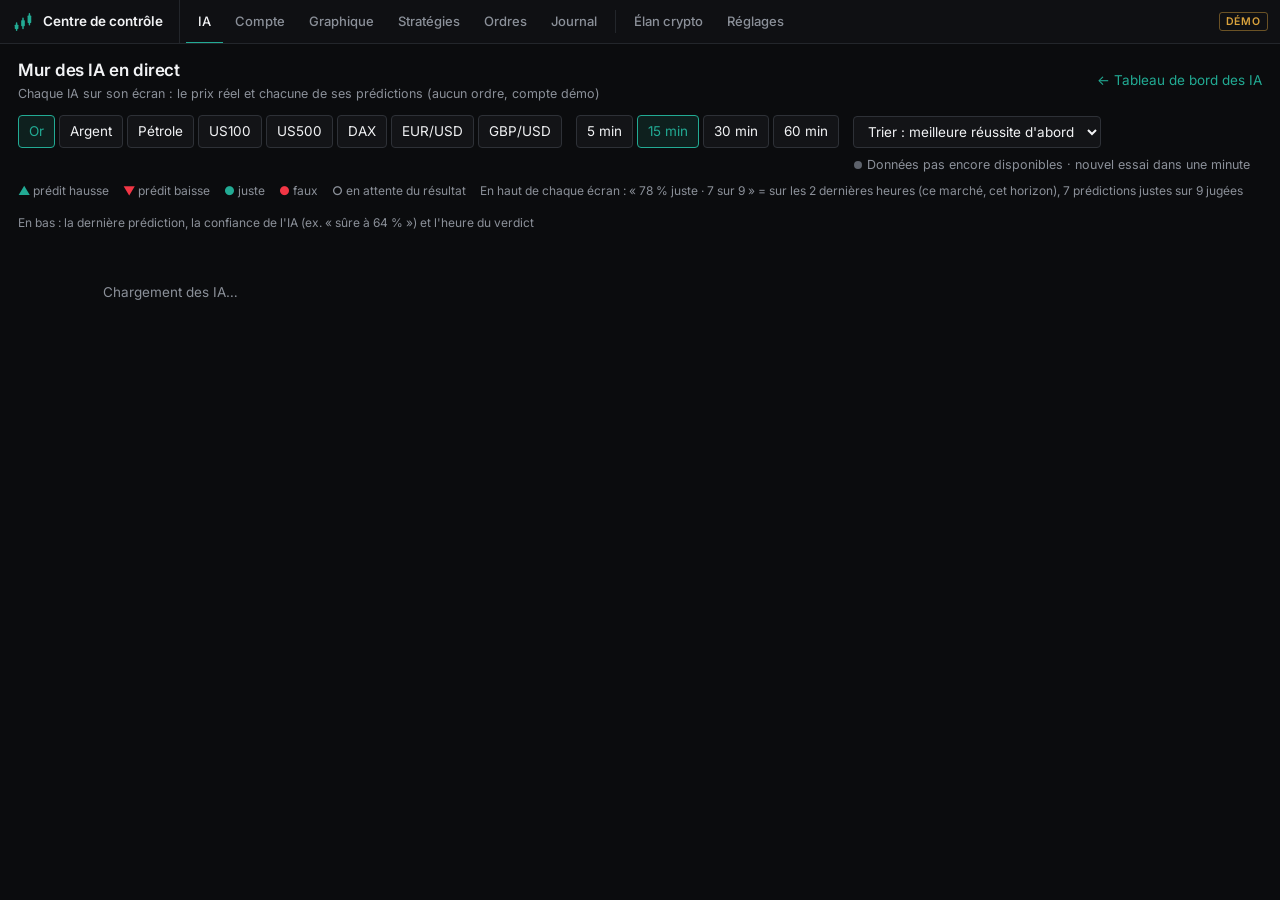
<file: docs/mur.html>
<!doctype html>
<html lang="fr">
<head>
<meta charset="utf-8">
<meta name="viewport" content="width=device-width, initial-scale=1">
<meta name="theme-color" content="#0b0c0e">
<title>Mur des IA · Centre de contrôle</title>
<link rel="manifest" href="manifest.webmanifest">
<link rel="icon" href="icone-v3-192.png">
<link rel="preconnect" href="https://fonts.googleapis.com">
<link rel="preconnect" href="https://fonts.gstatic.com" crossorigin>
<link href="https://fonts.googleapis.com/css2?family=Inter:wght@400;500;600&display=swap" rel="stylesheet">
<link rel="stylesheet" href="theme.css">
<style>
  main { max-width: 2400px; margin: 0 auto; padding: 14px 18px 32px; }
  .barre { display: flex; flex-wrap: wrap; gap: 8px 14px; align-items: center; margin-bottom: 12px; }
  .barre select, .barre button { background: var(--panneau); color: var(--clair); border: 1px solid var(--bord2); border-radius: var(--rayon);
                                 padding: 6px 10px; font: inherit; cursor: pointer; }
  .boutons { display: flex; gap: 4px; flex-wrap: wrap; }
  .boutons button[aria-pressed="true"] { border-color: var(--accent); color: var(--accent); background: var(--vert-fond); }
  .etat { color: var(--doux); font-size: 12.5px; margin-left: auto; display: flex; gap: 12px; align-items: center; }
  .point { width: 8px; height: 8px; border-radius: 50%; background: var(--faible); display: inline-block; margin-right: 5px; }
  .point.vif { background: var(--vert); box-shadow: 0 0 0 3px var(--vert-fond); animation: pulse 2s infinite; }
  @keyframes pulse { 50% { box-shadow: 0 0 0 6px rgba(34,171,148,0); } }
  .legende { color: var(--doux); font-size: 12px; margin: -4px 0 12px; display: flex; gap: 14px; flex-wrap: wrap; }
  .legende i { font-style: normal; font-weight: 600; }
  .mur { display: grid; gap: 8px; grid-template-columns: repeat(auto-fill, minmax(300px, 1fr)); }
  .ecran { background: var(--panneau); border: 1px solid var(--bord); border-radius: var(--rayon); padding: 8px 10px 6px; min-width: 0; }
  .ecran.vote { border-color: var(--bord2); background: var(--panneau2); }
  .ecran .tete { display: flex; justify-content: space-between; gap: 8px; align-items: baseline; }
  .ecran .nom { color: var(--clair); font-weight: 600; font-size: 13px; white-space: nowrap; overflow: hidden; text-overflow: ellipsis; }
  .ecran .score { font-variant-numeric: tabular-nums; font-size: 12px; color: var(--doux); white-space: nowrap; }
  .ecran .score b { font-size: 14px; }
  .ecran canvas { width: 100%; height: 130px; display: block; margin: 4px 0 2px; }
  .ecran .pied { display: flex; white-space: nowrap; gap: 6px; justify-content: space-between; font-size: 12px; color: var(--doux); }
  .haut { color: var(--vert); } .bas { color: var(--rouge); }
  .bon { color: var(--vert); } .mauvais { color: var(--rouge); } .moyen { color: var(--orange); }
  .vide { color: var(--doux); padding: 40px; text-align: center; }
</style>
</head>
<body>
<script src="nav.js"></script>
<main>
  <div class="titre-page">
    <div>
      <h1>Mur des IA en direct</h1>
      <div class="sous-titre">Chaque IA sur son écran : le prix réel et chacune de ses prédictions (aucun ordre, compte démo)</div>
    </div>
    <a href="ia.html">← Tableau de bord des IA</a>
  </div>
  <div class="barre">
    <div class="boutons" id="marches"></div>
    <div class="boutons" id="horizons"></div>
    <select id="tri">
      <option value="score">Trier : meilleure réussite d'abord</option>
      <option value="nom">Trier : par nom</option>
    </select>
    <div class="etat"><span><span class="point" id="point"></span><span id="maj">Chargement…</span></span><span id="compte"></span></div>
  </div>
  <div class="legende">
    <span><i class="haut">▲</i> prédit hausse</span><span><i class="bas">▼</i> prédit baisse</span>
    <span><i class="bon">●</i> juste</span><span><i class="mauvais">●</i> faux</span><span><i style="color:var(--doux)">○</i> en attente du résultat</span>
    <span>En haut de chaque écran : « 78 % juste · 7 sur 9 » = sur les 2 dernières heures (ce marché, cet horizon), 7 prédictions justes sur 9 jugées</span><span>En bas : la dernière prédiction, la confiance de l'IA (ex. « sûre à 64 % ») et l'heure du verdict</span>
  </div>
  <div class="mur" id="mur"><div class="vide">Chargement des IA…</div></div>
</main>
<script>
const SOURCE = "https://raw.githubusercontent.com/mathp06530-gif/bot-trading-demo/ia-journal/mur.json";
const MARCHES = [["GOLD","Or"],["SILVER","Argent"],["OIL_CRUDE","Pétrole"],["US100","US100"],["US500","US500"],["DE40","DAX"],["EURUSD","EUR/USD"],["GBPUSD","GBP/USD"]];
const $ = id => document.getElementById(id);
const lire = (k, d) => { try { return localStorage.getItem(k) || d; } catch (e) { return d; } };
const ecrire = (k, v) => { try { localStorage.setItem(k, v); } catch (e) {} };
let D = null, MAR = lire("mur-marche", "GOLD"), HZ = +lire("mur-horizon", "15"), prochain = 0;
const css = n => getComputedStyle(document.documentElement).getPropertyValue(n).trim();
const ms = t => Date.parse(t);
const echap = t => String(t ?? "").replace(/[&<>"]/g, c => ({"&":"&amp;","<":"&lt;",">":"&gt;",'"':"&quot;"}[c]));
const heure = t => new Date(t).toLocaleTimeString("fr-FR", {hour: "2-digit", minute: "2-digit"});

function boutons() {
  $("marches").innerHTML = MARCHES.map(([e, n]) => `<button data-e="${e}" aria-pressed="${e === MAR}">${n}</button>`).join("");
  const hs = (D && D.hs) || [5, 15, 30, 60];
  $("horizons").innerHTML = hs.map(h => `<button data-h="${h}" aria-pressed="${h === HZ}">${h} min</button>`).join("");
}
$("marches").onclick = ev => { const b = ev.target.closest("button"); if (!b) return; MAR = b.dataset.e; ecrire("mur-marche", MAR); boutons(); dessiner(); };
$("horizons").onclick = ev => { const b = ev.target.closest("button"); if (!b) return; HZ = +b.dataset.h; ecrire("mur-horizon", HZ); boutons(); dessiner(); };
$("tri").value = lire("mur-tri", "score");
$("tri").onchange = () => { ecrire("mur-tri", $("tri").value); dessiner(); };

function dessiner() {
  if (!D) return;
  const prix = (D.prix[MAR] || []).map(([t, p]) => [ms(t), p]);
  const jug = D.jugees.filter(j => j.e === MAR && j.h === HZ);
  const att = D.attente.filter(a => a.e === MAR && a.h === HZ);
  const modeles = new Set();
  [...jug, ...att].forEach(x => Object.keys(x.p).forEach(m => modeles.add(m)));
  if (!modeles.size) { $("mur").innerHTML = `<div class="vide">Pas encore de prédictions pour ce marché et cet horizon (marché fermé, ou la session des IA redémarre). La page se met à jour toute seule.</div>`; return; }
  const liste = [...modeles].map(m => {
    const res = jug.filter(j => m in j.p);
    const justes = res.filter(j => (j.p[m] > 0.5) === !!j.up).length;
    const derniere = att.filter(a => m in a.p).sort((a, b) => ms(b.t) - ms(a.t))[0];
    return {m, n: res.length, justes, taux: res.length ? justes / res.length : -1, derniere};
  });
  liste.sort($("tri").value === "nom" ? (a, b) => (a.m === "vote" ? -1 : b.m === "vote" ? 1 : nom(a.m).localeCompare(nom(b.m)))
                                      : (a, b) => (b.m === "vote") - (a.m === "vote") || b.taux - a.taux || b.n - a.n);
  $("compte").textContent = `${liste.length} IA`;
  $("mur").innerHTML = liste.map((x, i) => {
    const t = x.taux < 0 ? "—" : Math.round(100 * x.taux) + " %";
    const cl = x.taux < 0 ? "" : x.taux >= 0.55 ? "bon" : x.taux <= 0.45 ? "mauvais" : "moyen";
    const d = x.derniere;
    const pied = d ? `<span>${heure(ms(d.t))} : <b class="${d.p[x.m] > 0.5 ? "haut" : "bas"}">${d.p[x.m] > 0.5 ? "▲ hausse" : "▼ baisse"}</b> sûre à ${Math.round(100 * Math.max(d.p[x.m], 1 - d.p[x.m]))} %</span><span>verdict ${heure(d.ech * 1000)}</span>`
                   : `<span>Pas de prédiction en cours</span><span></span>`;
    return `<div class="ecran${x.m === "vote" ? " vote" : ""}"><div class="tete"><span class="nom" title="${echap(nom(x.m))}">${echap(nom(x.m))}</span>
      <span class="score" title="Réussite sur les 2 dernières heures">${x.n ? `<b class="${cl}">${t} juste</b> · ${x.justes} sur ${x.n}` : "pas encore jugée"}</span></div><canvas data-i="${i}"></canvas><div class="pied">${pied}</div></div>`;
  }).join("");
  const maintenant = Date.now();
  const debut = maintenant - 2 * 3600e3, fin = maintenant + HZ * 60e3;
  document.querySelectorAll("#mur canvas").forEach(c => graphique(c, liste[+c.dataset.i].m, prix, jug, att, debut, fin));
}
const nom = m => (D.noms && D.noms[m]) || (m === "vote" ? "Vote de toutes les IA" : m);

function graphique(c, m, prix, jug, att, debut, fin) {
  const r = window.devicePixelRatio || 1, W = c.clientWidth, H = c.clientHeight;
  c.width = W * r; c.height = H * r;
  const g = c.getContext("2d"); g.scale(r, r);
  const pts = prix.filter(([t]) => t >= debut);
  const valeurs = pts.map(p => p[1]).concat(jug.map(j => j.d), att.map(a => a.d));
  if (!valeurs.length) return;
  let lo = Math.min(...valeurs), hi = Math.max(...valeurs);
  if (hi - lo < 1e-9) { hi += 1; lo -= 1; }
  const marge = (hi - lo) * 0.12; lo -= marge; hi += marge;
  const X = t => (t - debut) / (fin - debut) * (W - 4) + 2, Y = p => H - 4 - (p - lo) / (hi - lo) * (H - 8);
  g.strokeStyle = css("--bord"); g.lineWidth = 1; g.setLineDash([2, 3]);
  const x0 = X(Date.now()); g.beginPath(); g.moveTo(x0, 0); g.lineTo(x0, H); g.stroke(); g.setLineDash([]);
  g.strokeStyle = css("--texte"); g.globalAlpha = .75; g.lineWidth = 1.3; g.beginPath();
  pts.forEach(([t, p], k) => k ? g.lineTo(X(t), Y(p)) : g.moveTo(X(t), Y(p))); g.stroke(); g.globalAlpha = 1;
  const fleche = (t, p, prob, couleur, plein) => {
    const x = X(t), y = Y(p), haut = prob > 0.5, s = 4;
    g.beginPath();
    if (haut) { g.moveTo(x, y - s - 2); g.lineTo(x - s, y + s - 2); g.lineTo(x + s, y + s - 2); }
    else { g.moveTo(x, y + s + 2); g.lineTo(x - s, y - s + 2); g.lineTo(x + s, y - s + 2); }
    g.closePath();
    if (plein) { g.fillStyle = couleur; g.fill(); } else { g.strokeStyle = couleur; g.lineWidth = 1.2; g.stroke(); }
  };
  jug.filter(j => m in j.p && ms(j.t) >= debut).forEach(j => fleche(ms(j.t), j.d, j.p[m], (j.p[m] > 0.5) === !!j.up ? css("--vert") : css("--rouge"), true));
  att.filter(a => m in a.p).forEach(a => fleche(ms(a.t), a.d, a.p[m], css("--doux"), false));
}

async function charger() {
  try {
    const r = await fetch(SOURCE + "?t=" + Date.now(), {cache: "no-store"});
    if (!r.ok) throw new Error(r.status);
    D = await r.json();
    const age = (Date.now() - ms(D.maj)) / 60e3;
    $("point").className = "point" + (age < 6 ? " vif" : "");
    $("maj").textContent = age < 6 ? `En direct · mis à jour à ${heure(ms(D.maj))}` : `Pause des IA (dernière mise à jour à ${heure(ms(D.maj))}) · reprise automatique`;
    boutons(); dessiner();
  } catch (e) {
    $("maj").textContent = "Données pas encore disponibles · nouvel essai dans une minute";
  }
  prochain = Date.now() + 60e3;
}
setInterval(() => { if (Date.now() >= prochain) charger(); }, 5e3);
window.addEventListener("resize", () => dessiner());
boutons(); charger();
</script>
</body>
</html>
</file>
<file: docs/theme.css>
/* Thème commun à toutes les pages de l'appli (style terminal de trading, fond noir, accent vert). */
:root {
  --fond: #0b0c0e; --fond2: #0f1013; --panneau: #131417; --panneau2: #1a1c20; --survol: #1f2226;
  --bord: #23262b; --bord2: #2e3137;
  --texte: #d7d9dd; --clair: #f2f3f5; --doux: #8b9099; --faible: #5d626b;
  --vert: #22ab94; --vert-fond: rgba(34,171,148,.12); --rouge: #f23645; --rouge-fond: rgba(242,54,69,.12);
  --orange: #d9a23c; --bleu: #5b8def; --violet: #9179d6;
  --accent: var(--vert);
  --rayon: 4px;
  --police: "Inter", -apple-system, BlinkMacSystemFont, "Segoe UI", Roboto, sans-serif;
  --haut-entete: 44px;
}
* { box-sizing: border-box; }
[hidden] { display: none !important; }
html { -webkit-text-size-adjust: 100%; color-scheme: dark; background: var(--fond); }
body { margin: 0; background: var(--fond); color: var(--texte); font: 13.5px/1.45 var(--police); -webkit-font-smoothing: antialiased; }
a { color: var(--accent); text-decoration: none; } a:hover { text-decoration: underline; }
::selection { background: rgba(34,171,148,.3); }
::-webkit-scrollbar { width: 8px; height: 8px; } ::-webkit-scrollbar-thumb { background: var(--bord2); border-radius: 4px; } ::-webkit-scrollbar-track { background: transparent; }

/* ---------- Barre du haut ---------- */
.entete { position: sticky; top: 0; z-index: 20; display: flex; align-items: stretch; gap: 0; height: calc(var(--haut-entete) + env(safe-area-inset-top));
          padding: env(safe-area-inset-top) 12px 0; background: var(--fond2); border-bottom: 1px solid var(--bord); }
.entete .marque { display: flex; align-items: center; gap: 9px; padding-right: 16px; margin-right: 6px; border-right: 1px solid var(--bord);
                  color: var(--clair); font-weight: 600; font-size: 13.5px; white-space: nowrap; text-decoration: none; }
.entete .marque:hover { text-decoration: none; }
.entete .marque svg { width: 22px; height: 22px; flex: none; }
.entete .marque small { color: var(--faible); font-weight: 500; font-size: 11px; margin-left: 2px; }
.onglets { display: flex; align-items: stretch; overflow-x: auto; scrollbar-width: none; flex: 1; min-width: 0; }
.onglets::-webkit-scrollbar { display: none; }
.onglets a { display: flex; align-items: center; padding: 0 12px; color: var(--doux); font-weight: 500; font-size: 13px; white-space: nowrap;
             border-bottom: 2px solid transparent; margin-bottom: -1px; text-decoration: none; }
.onglets a:hover { color: var(--clair); background: var(--panneau); text-decoration: none; }
.onglets a[aria-current="page"] { color: var(--clair); border-bottom-color: var(--accent); }
.onglets .sep { width: 1px; background: var(--bord); margin: 10px 6px; flex: none; }
.entete .droite { display: flex; align-items: center; gap: 8px; padding-left: 10px; white-space: nowrap; }
.etiquette-demo { font-size: 10.5px; font-weight: 600; letter-spacing: .08em; color: var(--orange); border: 1px solid rgba(217,162,60,.45); border-radius: 3px; padding: 1px 6px; }

/* ---------- Barre du bas (téléphone) ---------- */
.onglets-bas { display: none; }
@media (max-width: 760px) {
  .entete { padding-left: 14px; padding-right: 14px; }
  .entete .onglets { display: none; }
  .entete .marque { border-right: 0; flex: 1; }
  .onglets-bas { display: flex; position: fixed; z-index: 20; left: 0; right: 0; bottom: 0; background: var(--fond2); border-top: 1px solid var(--bord);
                 padding: 0 4px env(safe-area-inset-bottom); }
  .onglets-bas a { flex: 1; display: flex; flex-direction: column; align-items: center; gap: 3px; padding: 8px 0 7px; color: var(--faible);
                   font-size: 10.5px; font-weight: 500; text-decoration: none; border-top: 2px solid transparent; margin-top: -1px; }
  .onglets-bas a[aria-current="page"] { color: var(--clair); border-top-color: var(--accent); }
  .onglets-bas a[aria-current="page"] svg { color: var(--accent); }
  .onglets-bas svg { width: 20px; height: 20px; }
  body { padding-bottom: calc(60px + env(safe-area-inset-bottom)); }
}

/* ---------- Éléments communs ---------- */
.titre-page { display: flex; align-items: center; justify-content: space-between; gap: 10px 16px; flex-wrap: wrap; margin: 0 0 12px; }
.titre-page h1 { margin: 0; font-size: 17px; font-weight: 600; color: var(--clair); letter-spacing: -.005em; }
.titre-page .sous-titre { color: var(--doux); font-size: 12.5px; margin-top: 2px; }
.panneau { background: var(--panneau); border: 1px solid var(--bord); border-radius: var(--rayon); min-width: 0; }
</file>
